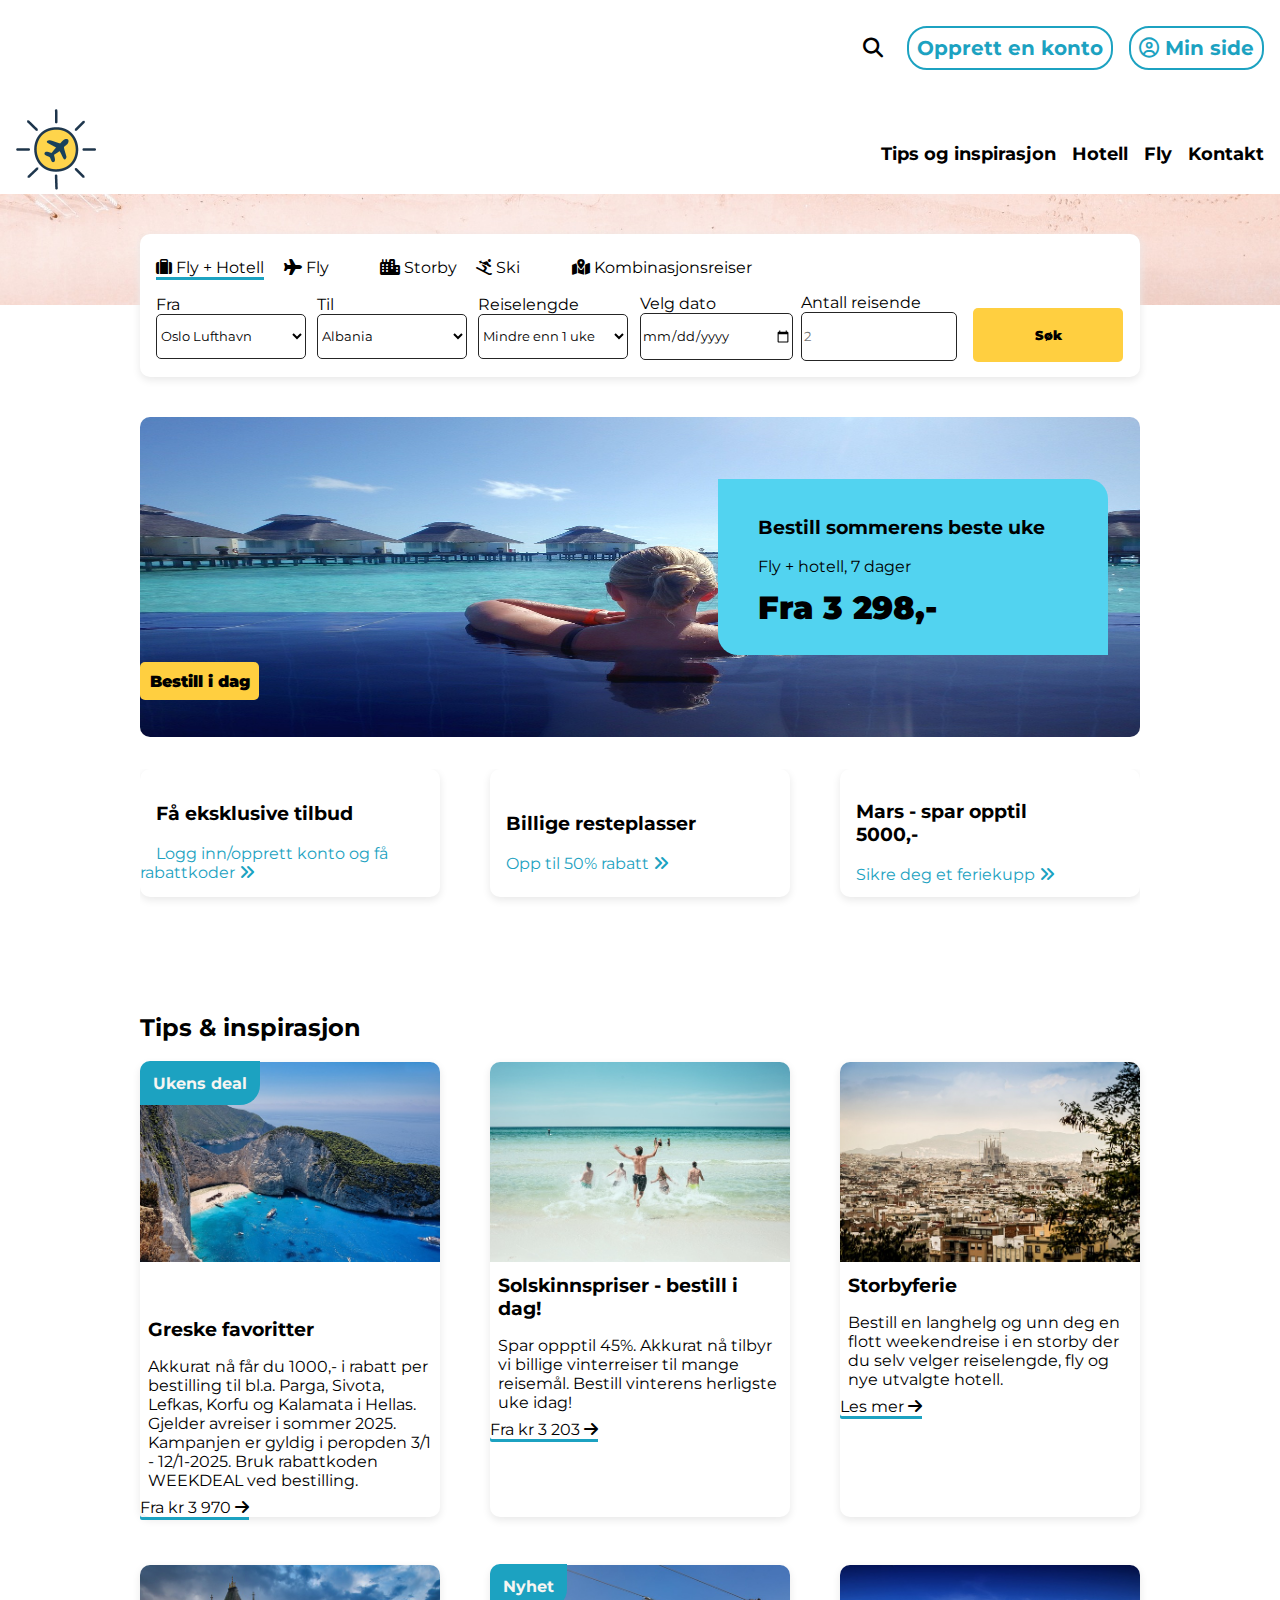
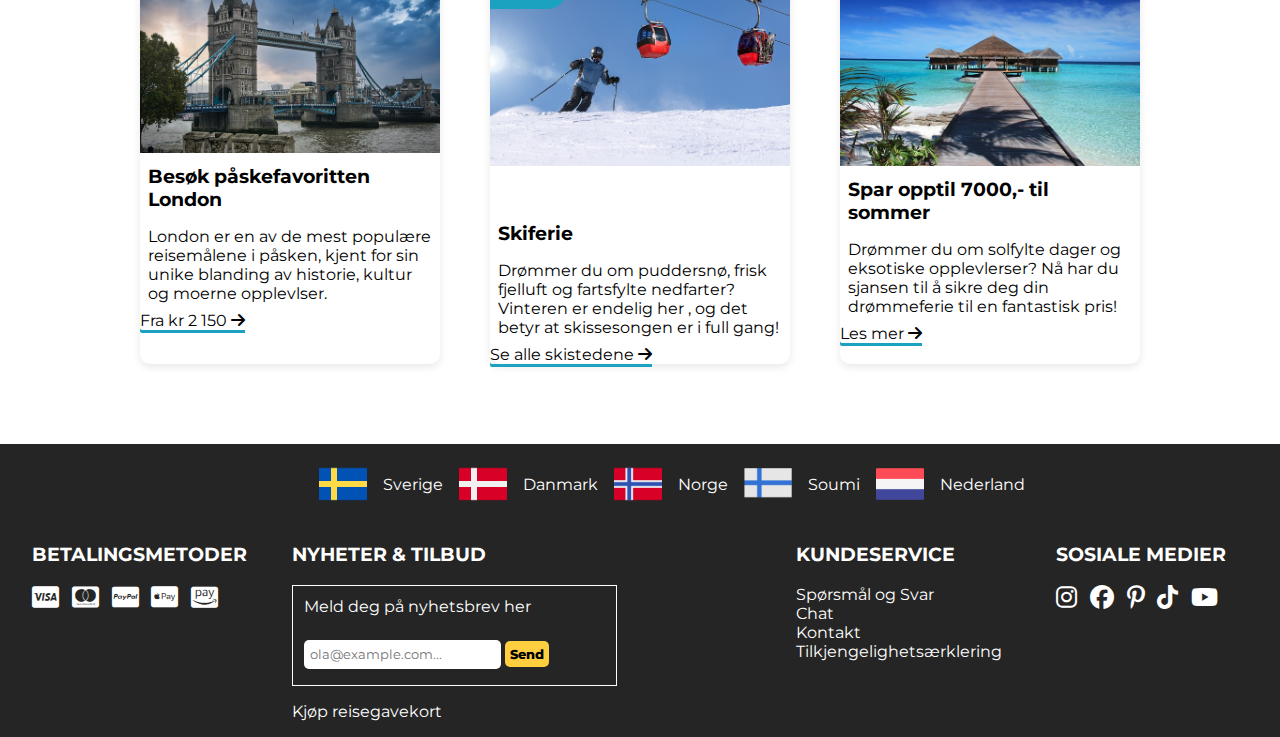
<file: index.html>
<!Doctype html>
<html lang="nb">
<head>
    <meta charset="UTF-8">
    <meta name="viewport" content="width=device-width, initial-scale=1.0">
    <link rel="stylesheet" href="ikoner/css/solid.css">
    <link rel="stylesheet" href="ikoner/css/regular.css">
    <link rel="stylesheet" href="ikoner/css/fontawesome.css">
    <link rel="stylesheet" href="ikoner/css/brands.css">
    <link rel="stylesheet" href="css/style.css" type="text/css">
    <link rel="preconnect" href="https://fonts.googleapis.com">
    <link rel="preconnect" href="https://fonts.gstatic.com" crossorigin>
    <link href="https://fonts.googleapis.com/css2?family=Montserrat:ital,wght@0,100..900;1,100..900&display=swap" rel="stylesheet">
    
    <title>Reisebyrå</title>
</head>

<body>
    <header id="global_header">
        
        
        <nav>
            <section id="show_desktop">
                <ul>
                    <li><a id="magnifying_glass" href="order.html"><i  class="fa-solid fa-magnifying-glass"></i></a></li>
                    <li><a href="hotell.html">Opprett en konto</a></li> 
                    <li><a href="order.html"><i class="fa-regular fa-circle-user"></i> Min side</a></li>
                    
                </ul>
            </section>
            
            
            <section>
                <a href="index.html"><img src="bilder/fav.png" alt="logo bilde av en sol og et fly"></a>
                <ul id="tips_hotell_fly">
                    <li><a href="index.html#tips_og_inspirasjon">Tips og inspirasjon</a></li>
                    <li><a href="hotell.html">Hotell</a></li>
                    <li><a href="https://www.norwegian.no/">Fly</a></li>
                    <li><a href="#kundeservice">Kontakt</a></li>
                </ul>
            </section>
            
            
          
            <section id="show_mobile">
                <ul>
                    <li><a href="order.html"><i class="fa-solid fa-magnifying-glass"></i></a></li>
                    <li><a href="order.html"><i class="fa-regular fa-circle-user"></i></a></li>
                    <li><a href="hotell.html"><i class="fa-solid fa-bars"></i></a></li> 
                </ul>
            </section>

            

            
           
    
        </nav>






    </header>
    
    
    <main id="forside">
        
            <header>
                <section id="banner">
                </section>
                

                <section id="search_form">
                    <div class="scroll-container">
                        <ul>
                            <li id="fly_og_hotell">
                                <a href="#searc_form"><i class="fa-solid fa-suitcase"></i> Fly + Hotell </a>
                            </li>
                            
                            <li >
                                <a 
                                    href="https://www.norwegian.no/" target="_blank">
                                    <i class="fa-solid fa-plane">
                                    </i> Fly
                                </a>
                            </li>
                        
                           

                            <li>
                                <a href="#storby"><i class="fa-solid fa-city"></i> Storby</a>
                            </li>

                            <li>
                                <a href="#ski"><i class="fa-solid fa-skiing"></i> Ski</a>
                            </li>
                            
                            <li id="kombinasjonsreiser">
                                <a href="#"><i class="fa-solid fa-map-location-dot"></i> Kombinasjonsreiser</a>
                            </li>
                            
                        </ul>
                    </div>
                    <form action="#" method ="GET">
                        
                        <ul>
                            <li><label for="reise_fra">Fra</label></li>
                            <li> 
                                <select name="reise_fra" id="reise_fra">
                                    <option value="OSL">Oslo Lufthavn</option>
                                    <option value="TRF">Torp Sandefjord Lufthavn</option>
                                    <option value="BGO">Bergen Lufthavn</option>
                                    <option value="ALF">Alta Lufthavn</option>
                                </select>
                            </li>
                        </ul>
                        
                        
                       
                        
                       
                        
                        
                        <ul>
                            <li> <label for="reise_til">Til</label></li>
                            <li>
                                <select id="reise_til">
                                    <option value="albania">Albania</option>
                                    <option value="denmark">Danmark</option>
                                    <option value="finland">Finland</option>
                                    <option value="greece">Hellas</option>
                                </select>
                            </li>
                        </ul>
                        
                        <ul id="duration_list">
                            <li><label for="reiselengde">Reiselengde</label></li>
                            <li>
                                <select id="reiselengde">
                                    <option value="under 1">Mindre enn 1 uke</option>
                                    <option value="1">1 Uke</option>
                                    <option value="2">2 Uker</option>
                                    <option value="mer enn 2">Mer enn 2 uker</option>
                                </select>
                            </li>
                        </ul>
                        
                        <ul id="date_list">
                            <li><label for="dato">Velg dato</label></li>
                            <li><input type="date" id="dato" name="dato"></li>
                        </ul>
                        
                        <ul>
                            <li><label for="antall_reisende">Antall reisende</label></li>
                            <li><input type="number" id="antall_reisende" name="antall_reisende" min="1" max="10" placeholder="2"></li>
                        </ul>
                        
                        
                        
                                
                        
                        
                        
                        
                        
                        
                       
                      
                       
        
                        
                        <button aria-label="søk på reise" type="submit" id ="sok">Søk</button>
                        
        
                    </form>
                </section>

                



            </header>
            <div class="content-container">  
            
            
            
            
            
            <section id="kampanje">
            
                

            <ul>
                    <li><h3>Bestill sommerens beste uke</h3></li>
                    <li id="kampanje_tilbu">Fly + hotell, 7 dager</li>
                    <li id="kampanje_pris">Fra 3 298,-</li>
            </ul>
            
            <a href="order.html">Bestill i dag</a>
            </section>
            
            
            <section id="tilbud">
                <div class=scroll-container>
                        
                        <article >
                            <h3>
                                Få eksklusive tilbud
                            </h3>
                            <a href="order.html">Logg inn/opprett konto og få rabattkoder <i class="fas fa-angle-double-right"></i></a>
                        </article>

                        <article >
                            <h3>
                                Billige resteplasser
                            </h3>
                            <a href="order.html">Opp til 50% rabatt <i class="fas fa-angle-double-right"></i></a>
                        </article>


                        <article >
                            <h3>
                                Mars - spar opptil 5000,-
                            </h3>
                            <a href="order.html">Sikre deg et feriekupp <i class="fas fa-angle-double-right"></i></a>
                        </article>
                </div>
            </section>
            
            
            
            
            <section id="tips_og_inspirasjon">
                <h2>Tips & inspirasjon</h2>
                <article>
                    
                    <img src="bilder/beach-6514331_640.jpg" alt="bilde av strand i hellas">
                    <h4>Ukens deal</h4>
                    <h3>Greske favoritter</h3>
                    <p>Akkurat nå får du 1000,- i rabatt per bestilling til bl.a. Parga, Sivota, Lefkas, Korfu og Kalamata i Hellas. Gjelder avreiser i sommer 2025. Kampanjen er gyldig i peropden 3/1 - 12/1-2025. Bruk rabattkoden WEEKDEAL ved bestilling.</p>
                    <a href="order.html">Fra kr 3 970 <i class="fa-solid fa-arrow-right"></i></a>

                </article>

                <article>
                    <img src="bilder/beach-1836467_640.jpg" alt="bilde av en strand med personer som løper ut i vannet">
                    <h3>Solskinnspriser - bestill i dag!</h3>
                    <p>Spar oppptil 45%. Akkurat nå tilbyr vi billige vinterreiser til mange reisemål. Bestill vinterens herligste uke idag!</p>
                    <a href="order.html">Fra kr 3 203 <i class="fa-solid fa-arrow-right"></i></a>
                </article>

                
                <article id="storby">
                    <img src="bilder/cathedral-427997_640.jpg" alt="bilde av barcelona med sagrada família kirken i bakgrunn">
                    <h3>Storbyferie</h3>
                    <p>Bestill en langhelg og unn deg en flott weekendreise i en storby der du selv velger reiselengde, fly og nye utvalgte hotell.</p>
                    <a href="order.html">Les mer <i class="fa-solid fa-arrow-right"></i></a>
                </article>
                
                <article>
                    <img src="bilder/building-7014904_640.jpg" alt="bilde av london bridge">
                    <h3>Besøk påskefavoritten London</h3>
                    <p>London er en av de mest populære reisemålene i påsken, kjent for sin unike blanding av historie, kultur og moerne opplevlser.</p>
                    <a href="order.html">Fra kr 2 150 <i class="fa-solid fa-arrow-right"></i></a>
                </article>


                <article id="ski">
                    
                    <img src="bilder/ski-slope-3223709_640.jpg" alt="bilde av person som kjører slalom med skiheiser i bakgrunnen">
                    <h4>Nyhet</h4>
                    <h3>Skiferie</h3>
                    <p>Drømmer du om puddersnø, frisk fjelluft og fartsfylte nedfarter? Vinteren er endelig her , og det betyr at skissesongen er i full gang!</p>
                    <a href="order.html">Se alle skistedene <i class="fa-solid fa-arrow-right"></i> </a>
                </article>


                <article>
                    <img src="bilder/beach-666122_640.jpg" alt="">
                    <h3>Spar opptil 7000,- til sommer</h3>
                    <p>Drømmer du om solfylte dager og eksotiske opplevlerser? Nå har du sjansen til å sikre deg din drømmeferie til en fantastisk pris!</p>
                    <a href="order.html">Les mer <i class="fa-solid fa-arrow-right"></i></a>
                </article>





            </section>
        </div>
    </main>
    
    <footer>
       
        <section class="flagg">
            <ul>
                <li><img src="flagg/sweden.png" alt="svensk flagg"></li>
                <li>Sverige</li>
                <li><img src="flagg/denmark.png" alt="dansk flagg"></li>
                <li>Danmark</li>
                <li><img src="flagg/norway.png" alt="norsk flagg"></li>
                <li>Norge</li>
                <li><img src="flagg/material.png" alt="finsk flagg"></li>
                <li><span lang="fi">Soumi</span></li>
                <li><img src="flagg/netherlands.png" alt="nederlandsk flagg"></li>
                <li>Nederland</li>

            </ul>
            
        </section>


        <section id="betalingsmetoder">
            <h3>BETALINGSMETODER</h3>
            <ul>
                <li><i class="fa-brands fa-cc-visa"></i></li>
                <li><i class="fa-brands fa-cc-mastercard"></i></li>
                <li><i class="fa-brands fa-cc-paypal"></i></li>
                <li><i class="fa-brands fa-cc-apple-pay"></i></li>
                <li><i class="fa-brands fa-cc-amazon-pay"></i></li>
                
                
            </ul>
        </section>



        <section id="nyheter_og_tilbud">
            <h3>NYHETER & TILBUD</h3>
            
            
                
                
                <form action="#" method="post">
                    <label for="email">Meld deg på nyhetsbrev her</label>
                    <input type="email" id="email" name="email" placeholder="ola@example.com..." required>
                    <button type="submit">Send</button>

                </form>

                <a href="#">Kjøp reisegavekort</a>

            
            <ul>
                
                
            </ul>
        </section>

        <section id="kundeservice">
            <h3>KUNDESERVICE</h3>
            <ul>
                <li><a href="#">Spørsmål og Svar</a></li>
                <li><a href="#">Chat</a></li>
                <li><a href="#">Kontakt</a></li>
                <li><a href="tilgjegelighetserklæring.xlsx">Tilkjengelighetsærklering</a></li>
            </ul>
        </section>

        <section id="sosiale_medier">
            <h3>SOSIALE MEDIER</h3>
            <ul>
                
                
                <li><a href="https://www.facebook.com" target="_blank"><i  class="fa-brands fa-instagram" aria-label="Dette er en lenke til vår facebook-side"> </i></a></li>
                <li><a href="https://www.instagram.com/" target="_blank"><i  class="fa-brands fa-facebook" aria-label="Dette er en lenke til vår instagram-side"></i></a></li>
                <li><a href="https://www.pinterest.com" target="_blank"><i  class="fa-brands fa-pinterest-p" aria-label="Dette er en lenke til vår pinterest-side"></i></a></li>
                <li><a href="https://www.tiktok.com" target="_blank"><i  class="fa-brands fa-tiktok" aria-label="Dette er en lenke til vår tiktok-side"></i></a></li>
                <li><a href="https://www.youtube.com" target="_blank"><i  class="fa-brands fa-youtube" aria-label="Dette er en lenke til vår youtube-side"></i></a></li>
                
            </ul>
        </section>

    </footer>
</body>

</html>
</file>
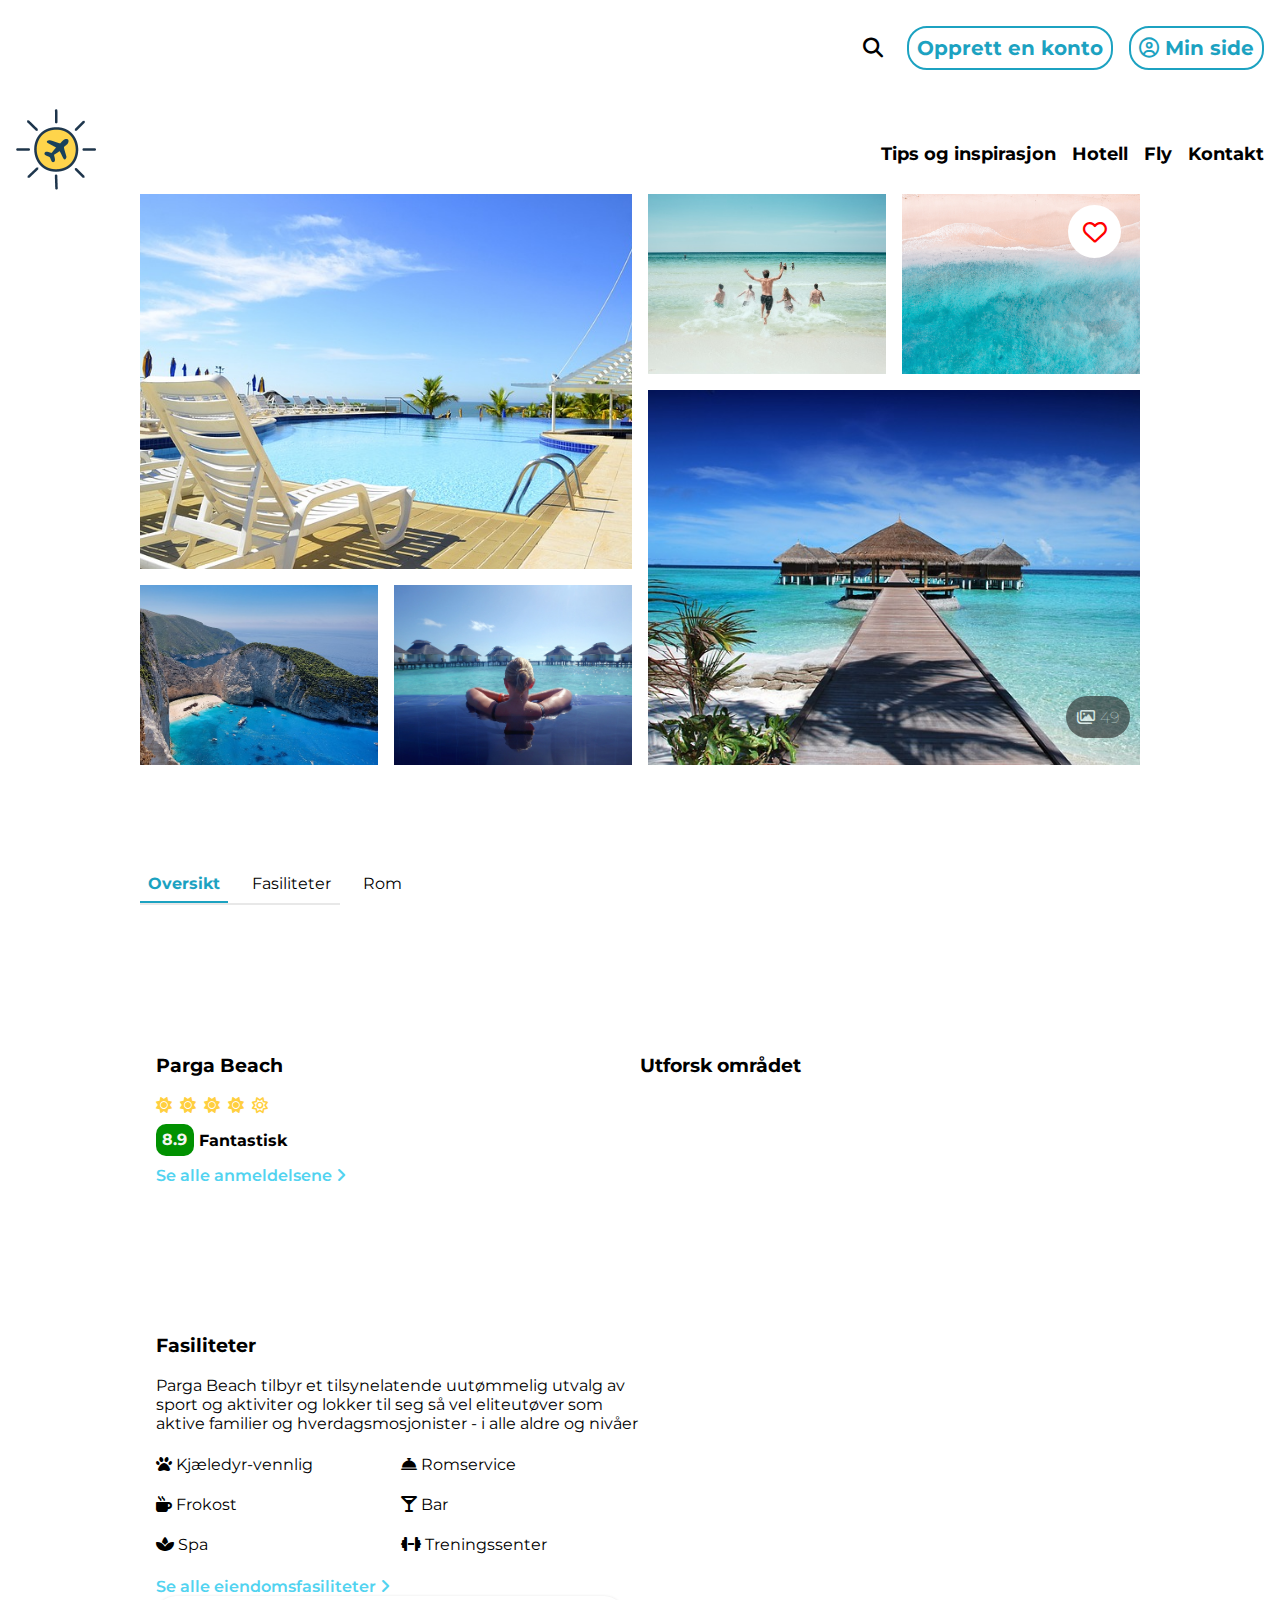
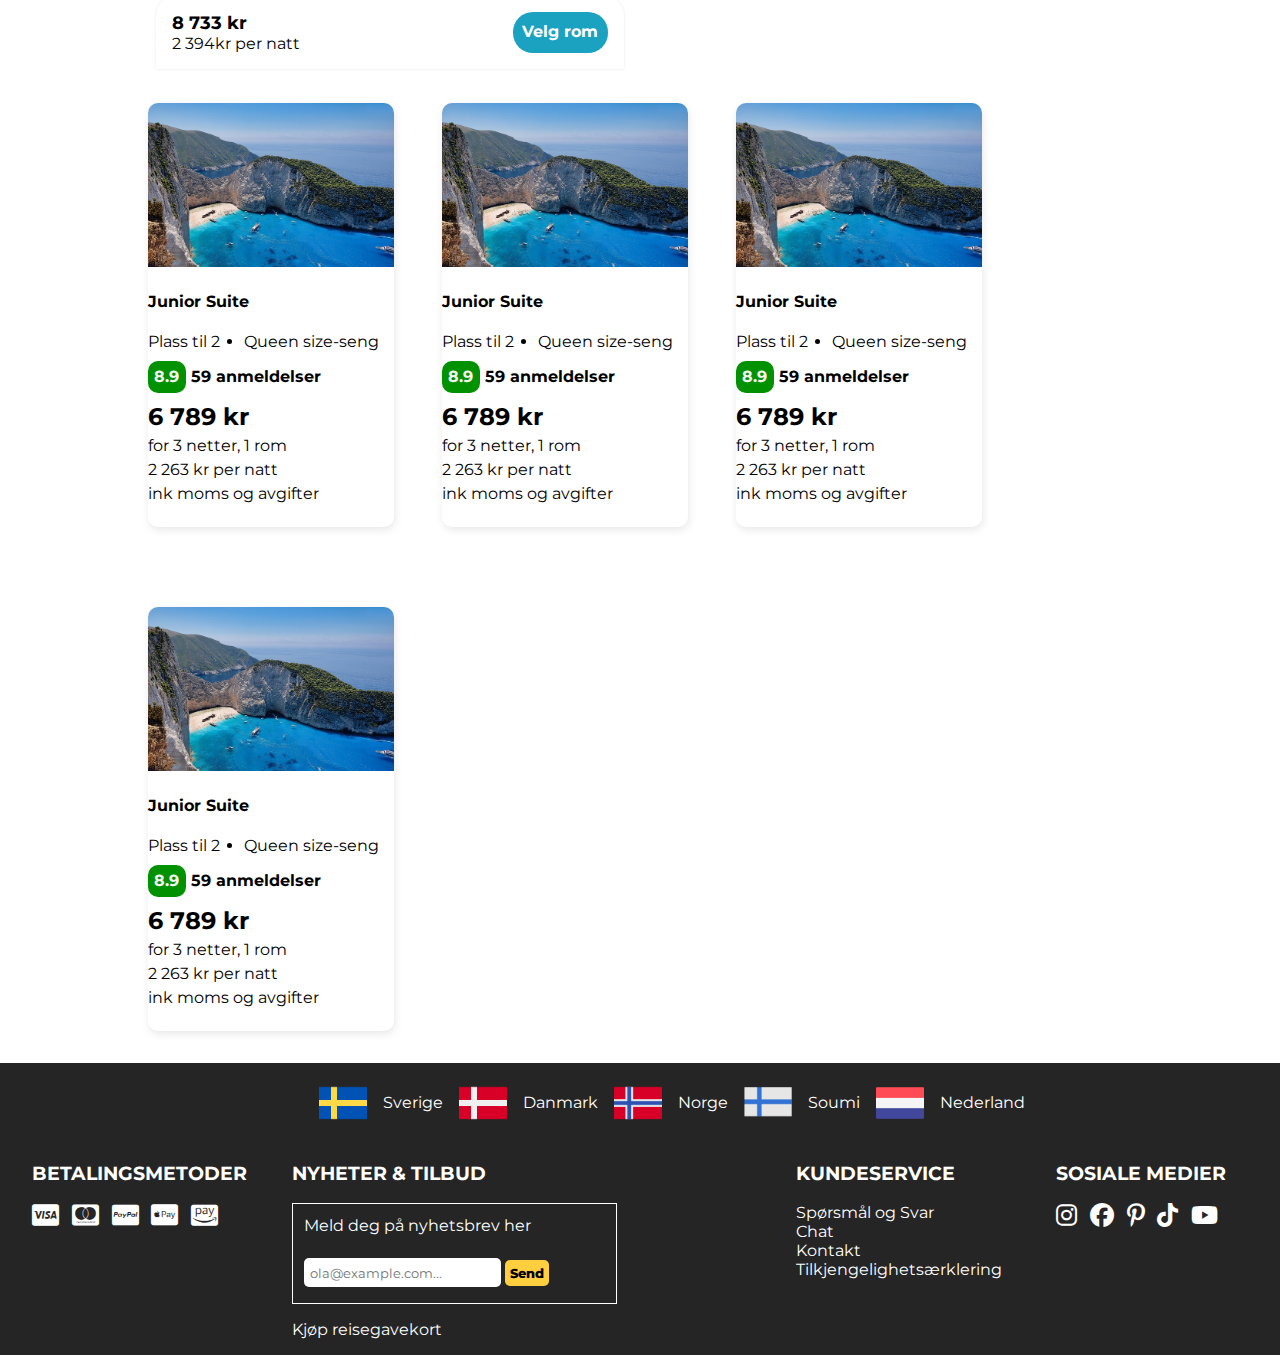
<file: hotell.html>
<!Doctype html>
<html lang="nb">
<head>
    <meta charset="UTF-8">
    <meta name="viewport" content="width=device-width, initial-scale=1.0">
    <link rel="stylesheet" href="ikoner/css/solid.css">
    <link rel="stylesheet" href="ikoner/css/regular.css">
    <link rel="stylesheet" href="ikoner/css/fontawesome.css">
    <link rel="stylesheet" href="ikoner/css/brands.css">
    <link rel="stylesheet" href="css/style.css" type="text/css">
    <link rel="preconnect" href="https://fonts.gstatic.com" crossorigin>
    <link href="https://fonts.googleapis.com/css2?family=Montserrat:ital,wght@0,100..900;1,100..900&display=swap" rel="stylesheet">
    <title>Reisebyrå</title>
</head>

<body>
    <header id="global_header">
        
        
        <nav>
            <section id="show_desktop">
                <ul>
                    <li><a id="magnifying_glass" href="order.html"><i  class="fa-solid fa-magnifying-glass"></i></a></li>
                    <li><a href="hotell.html">Opprett en konto</a></li> 
                    <li><a href="order.html"><i class="fa-regular fa-circle-user"></i> Min side</a></li>
                    
                </ul>
            </section>
            
            
            <section>
                <a href="index.html"><img src="bilder/fav.png" alt="logo bilde av en sol og et fly"></a>
                <ul id="tips_hotell_fly">
                    <li><a href="index.html#tips_og_inspirasjon">Tips og inspirasjon</a></li>
                    <li><a href="hotell.html">Hotell</a></li>
                    <li><a href="https://www.norwegian.no/">Fly</a></li>
                    <li><a href="#kundeservice">Kontakt</a></li>
                </ul>
            </section>
            
            
          
            <section id="show_mobile">
                <ul>
                    <li><a href="order.html"><i class="fa-solid fa-magnifying-glass"></i></a></li>
                    <li><a href="order.html"><i class="fa-regular fa-circle-user"></i></a></li>
                    <li><a href="hotell.html"><i class="fa-solid fa-bars"></i></a></li> 
                </ul>
            </section>

            

            
           
    
        </nav>






    </header>
    
    <main id="hotell">
        <div class="content-container">
            <header>
                <section id="hotell_bilder">
                    <div class="scroll-container">
                            
                        <img id="solseng" src="bilder/landscape-2016308_640.jpg" alt="En solseng på en terasse med utsikt over et baseng og havet">
                        <img id="strand_løping" src="bilder/beach-1836467_640.jpg" alt="En strand med personer som løper ut i vannet">
                        <img id="strand" src="bilder/sea-4768869_1920.jpg" alt="En strand med turkist vann">
                        <img id="hytter" src="bilder/beach-666122_640.jpg" alt="bilde av tropisk brygge som leder til hytter omgitt av turkist vann">
                        <img id="bukt" src="bilder/beach-6514331_640.jpg" alt="Bilde av en bukt med klipper, strand, lyseblått hav og båter i nærheten av stranden">
                        <img id="basseng" src="bilder/holiday-2733322_1280.jpg" alt="En person med oppsatt hår i et basseng, med utsikt over turkist vann og hytter i bakgrunden">

                        
                    </div>
                    
                    <i id ="arrow_left" class="fa-solid fa-angle-left"></i>
                    <i id="arrow_right" class="fa-solid fa-angle-right"></i>
                    <i id="heart" class="fa-regular fa-heart"></i>
                    <ul>
                        <li><i class="fa-regular fa-images"></i></li>
                        <li>49</li> 
                    </ul>
                </section>

                <nav>
                    <ul>
                        <li id="oversikt_lenke"><a href="#oversikt">Oversikt</a></li>   
                    
                        <li><a href="#fasiliteter">Fasiliteter</a></li> 
                    
                    <li> <a href="#rom">Rom</a></li>   
                    </ul>
                </nav>
        
            
        </header>


        <section id="oversikt">
            

            <h3>Parga Beach</h3>

            <ul id="rating_oversikt">
                <li><i class="fa-solid fa-sun"></i></li>
                <li><i class="fa-solid fa-sun"></i></li>
                <li><i class="fa-solid fa-sun"></i></li>
                <li><i class="fa-solid fa-sun"></i></li>
                <li><i class="fa-regular fa-sun"></i></li> 
            </ul>

           <p><i class="score">8.9</i> Fantastisk</p>

            <a>Se alle anmeldelsene <i class="fa-solid fa-angle-right"></i></a>
        </section >



        <section id="fasiliteter">
            <h3>Fasiliteter</h3>
            <p>Parga Beach tilbyr et tilsynelatende uutømmelig utvalg av sport og aktiviter og lokker til seg så vel eliteutøver som aktive familier og hverdagsmosjonister - i alle aldre og nivåer</p>
            <ul>
                <li><i class="fa-solid fa-paw"> </i> Kjæledyr-vennlig </li>
                <li> <i class="fa-solid fa-bell-concierge"> </i> Romservice</li>
                <li> <i class="fa-solid fa-mug-hot"></i> Frokost</li>
                <li> <i class="fa-solid fa-martini-glass"> </i> Bar</li>
                <li> <i class="fa-solid fa-spa"></i> Spa</li>
                <li> <i class="fa-solid fa-dumbbell"></i> Treningssenter</li>
                
            </ul>
            <a>Se alle eiendomsfasiliteter <i class="fa-solid fa-angle-right"></i></a>
        </section>
        
        



        <section id="kart">
            <h3>Utforsk området</h3>
            <iframe src="https://www.google.com/maps/embed?pb=!1m14!1m12!1m3!1d3671.042046937327!2d20.387923685156963!3d39.286375043829025!2m3!1f0!2f0!3f0!3m2!1i1024!2i768!4f13.1!5e0!3m2!1sno!2sno!4v1737551738067!5m2!1sno!2sno" 
            width="600" height="250" style="border:0;" allowfullscreen="" loading="lazy" referrerpolicy="no-referrer-when-downgrade" title="utforsk området rundt parga beach på google maps"></iframe>
        </section>



        <section id="tilgjengelige_rom">
            

            <article>
                  <img src="bilder/beach-6514331_640.jpg" alt="Bilde av en bukt med klipper, strand, lyseblått hav og båter i nærheten av stranden">
                    <h4>Junior Suite</h4>
                    
                    <ul class="rominfo">
                        <li class="rominfo_styling">Plass til 2 </li>
                        
                        <li>Queen size-seng</li>
                    </ul>

                    

                    <p> <i class="score">8.9</i> 59 anmeldelser</p>
                    
                    <ul class="prisinfo">
                        <li class="pris">6 789 kr</li>
                        <li>for 3 netter, 1 rom</li>
                        <li>2 263 kr per natt</li>
                        <li>ink moms og avgifter</li>
                    </ul>
                   
            
                </article>
                



                <article>
                    <img src="bilder/beach-6514331_640.jpg" alt="Bilde av en bukt med klipper, strand, lyseblått hav og båter i nærheten av stranden">
                      <h4>Junior Suite</h4>
                      
                      <ul class="rominfo">
                          <li class="rominfo_styling">Plass til 2 </li>
                          
                          <li>Queen size-seng</li>
                      </ul>
  
                      
  
                      <p> <i class="score">8.9</i> 59 anmeldelser</p>
                      
                      <ul class="prisinfo">
                          <li class="pris">6 789 kr</li>
                          <li>for 3 netter, 1 rom</li>
                          <li>2 263 kr per natt</li>
                          <li>ink moms og avgifter</li>
                      </ul>
                     
              
                  </article>



                  <article>
                    <img src="bilder/beach-6514331_640.jpg" alt="Bilde av en bukt med klipper, strand, lyseblått hav og båter i nærheten av stranden">
                      <h4>Junior Suite</h4>
                      
                      <ul class="rominfo">
                          <li class="rominfo_styling">Plass til 2 </li>
                          
                          <li>Queen size-seng</li>
                      </ul>
  
                      
  
                      <p> <i class="score">8.9</i> 59 anmeldelser</p>
                      
                      <ul class="prisinfo">
                          <li class="pris">6 789 kr</li>
                          <li>for 3 netter, 1 rom</li>
                          <li>2 263 kr per natt</li>
                          <li>ink moms og avgifter</li>
                      </ul>
                     
              
                  </article>





                  <article>
                    <img src="bilder/beach-6514331_640.jpg" alt="Bilde av en bukt med klipper, strand, lyseblått hav og båter i nærheten av stranden">
                      <h4>Junior Suite</h4>
                      
                      <ul class="rominfo">
                          <li class="rominfo_styling">Plass til 2 </li>
                          
                          <li>Queen size-seng</li>
                      </ul>
  
                      
  
                      <p> <i class="score">8.9</i> 59 anmeldelser</p>
                      
                      <ul class="prisinfo">
                          <li class="pris">6 789 kr</li>
                          <li>for 3 netter, 1 rom</li>
                          <li>2 263 kr per natt</li>
                          <li>ink moms og avgifter</li>
                      </ul>
                     
              
                  </article>


                  

                




        </section>





        <section id="velg_rom">
            <ul>
                <li id="velg_rom_pris">8 733 kr</li>
                <li>2 394kr per natt</li>
            </ul>
            
            <p>Velg rom</p>
        </section>














        </div>
    </main>
    <footer>
       
        <section class="flagg">
            <ul>
                <li><img src="flagg/sweden.png" alt="svensk flagg"></li>
                <li>Sverige</li>
                <li><img src="flagg/denmark.png" alt="dansk flagg"></li>
                <li>Danmark</li>
                <li><img src="flagg/norway.png" alt="norsk flagg"></li>
                <li>Norge</li>
                <li><img src="flagg/material.png" alt="finsk flagg"></li>
                <li><span lang="fi">Soumi</span></li>
                <li><img src="flagg/netherlands.png" alt="nederlandsk flagg"></li>
                <li>Nederland</li>

            </ul>
            
        </section>


        <section id="betalingsmetoder">
            <h3>BETALINGSMETODER</h3>
            <ul>
                <li><i class="fa-brands fa-cc-visa"></i></li>
                <li><i class="fa-brands fa-cc-mastercard"></i></li>
                <li><i class="fa-brands fa-cc-paypal"></i></li>
                <li><i class="fa-brands fa-cc-apple-pay"></i></li>
                <li><i class="fa-brands fa-cc-amazon-pay"></i></li>
                
                
            </ul>
        </section>



        <section id="nyheter_og_tilbud">
            <h3>NYHETER & TILBUD</h3>
            
            
                
                
                <form action="#" method="post">
                    <label for="email">Meld deg på nyhetsbrev her</label>
                    <input type="email" id="email" name="email" placeholder="ola@example.com..." required>
                    <button type="submit">Send</button>

                </form>

                <a href="#">Kjøp reisegavekort</a>

            
            <ul>
                
                
            </ul>
        </section>

        <section id="kundeservice">
            <h3>KUNDESERVICE</h3>
            <ul>
                <li><a href="#">Spørsmål og Svar</a></li>
                <li><a href="#">Chat</a></li>
                <li><a href="#">Kontakt</a></li>
                <li><a href="tilgjegelighetserklæring.xlsx">Tilkjengelighetsærklering</a></li>
            </ul>
        </section>

        <section id="sosiale_medier">
            <h3>SOSIALE MEDIER</h3>
            <ul>
                
                
                <li><a href="https://www.facebook.com" target="_blank"><i  class="fa-brands fa-instagram" aria-label="Dette er en lenke til vår facebook-side"> </i></a></li>
                <li><a href="https://www.instagram.com/" target="_blank"><i  class="fa-brands fa-facebook" aria-label="Dette er en lenke til vår instagram-side"></i></a></li>
                <li><a href="https://www.pinterest.com" target="_blank"><i  class="fa-brands fa-pinterest-p" aria-label="Dette er en lenke til vår pinterest-side"></i></a></li>
                <li><a href="https://www.tiktok.com" target="_blank"><i  class="fa-brands fa-tiktok" aria-label="Dette er en lenke til vår tiktok-side"></i></a></li>
                <li><a href="https://www.youtube.com" target="_blank"><i  class="fa-brands fa-youtube" aria-label="Dette er en lenke til vår youtube-side"></i></a></li>
                
            </ul>
        </section>

    </footer>
</body>

</html>
</file>
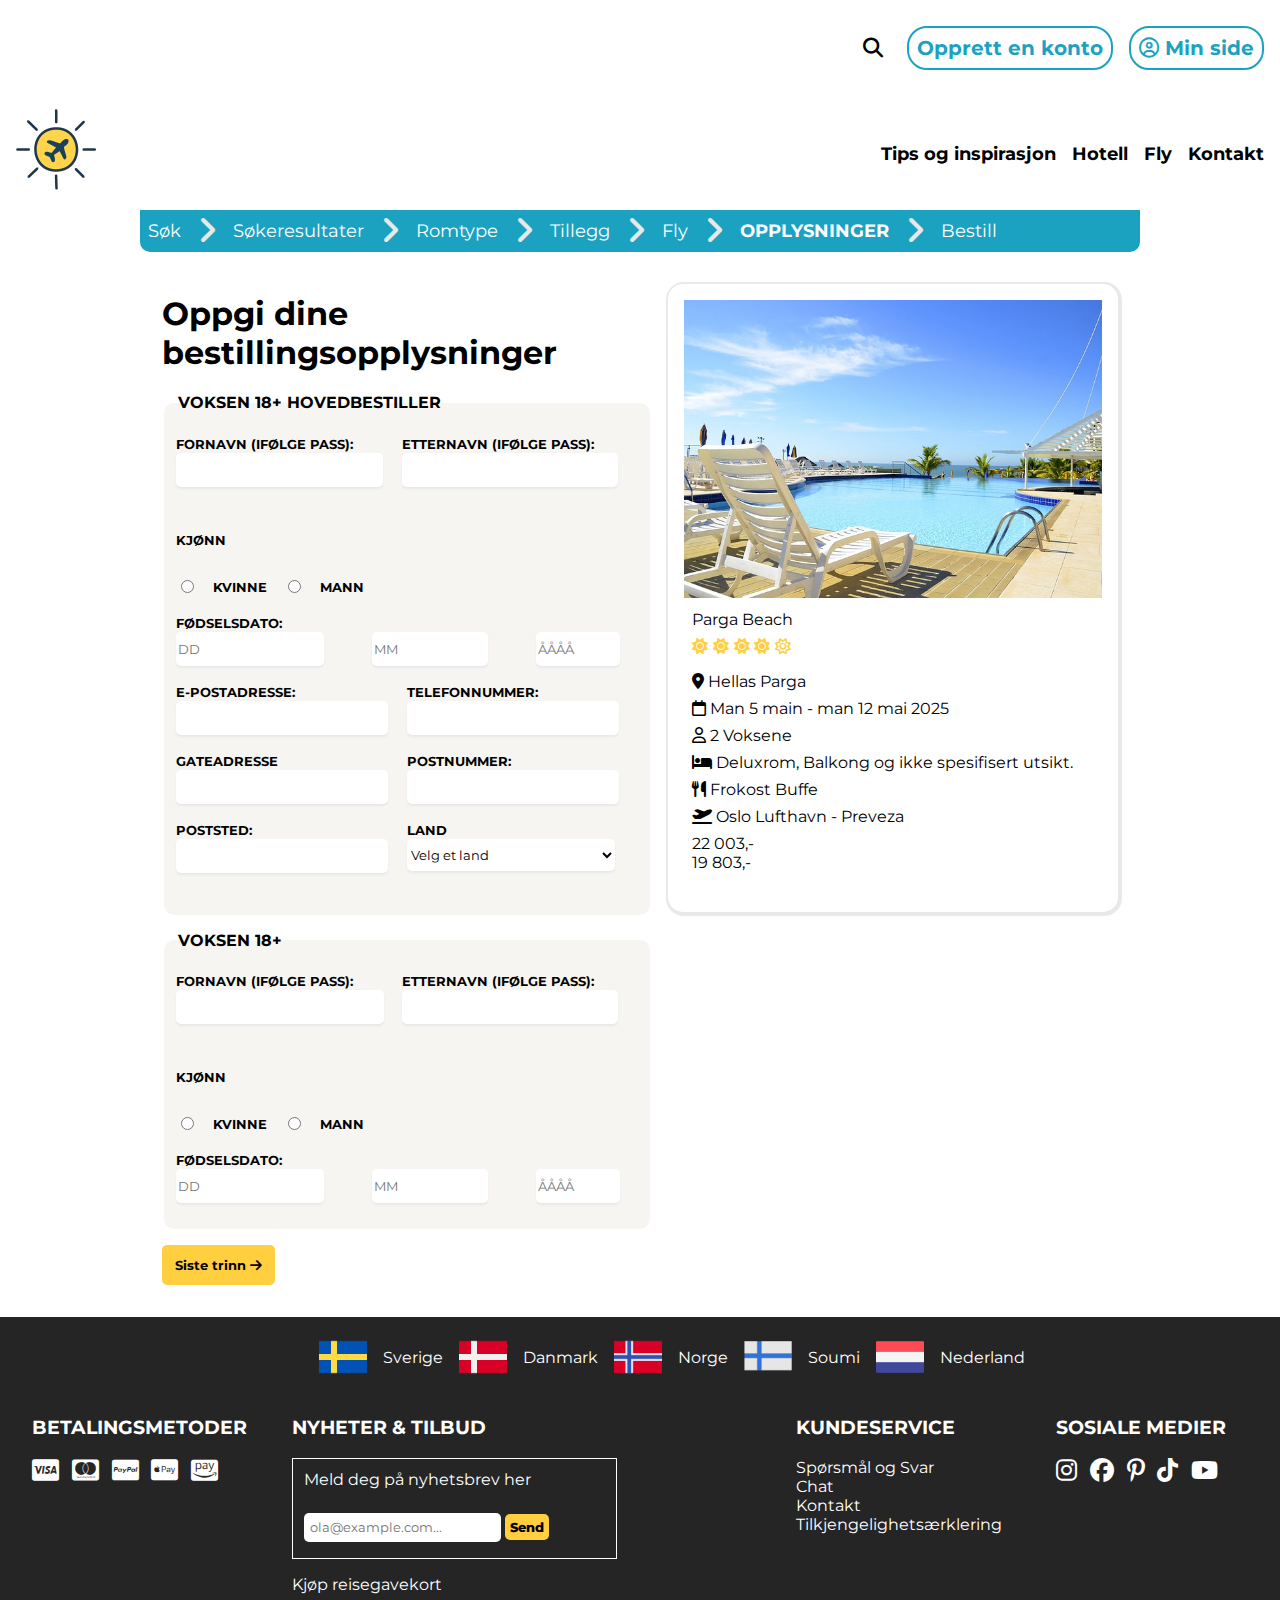
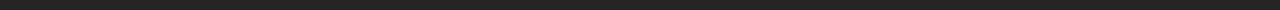
<file: order.html>
<!Doctype html>
<html lang="nb">
<head>
    <meta charset="UTF-8">
    <meta name="viewport" content="width=device-width, initial-scale=1.0">
    <link rel="stylesheet" href="ikoner/css/solid.css">
    <link rel="stylesheet" href="ikoner/css/regular.css">
    <link rel="stylesheet" href="ikoner/css/fontawesome.css">
    <link rel="stylesheet" href="ikoner/css/brands.css">
    <link rel="stylesheet" href="css/style.css" type="text/css">
    <link rel="preconnect" href="https://fonts.gstatic.com" crossorigin>
    <link href="https://fonts.googleapis.com/css2?family=Montserrat:ital,wght@0,100..900;1,100..900&display=swap" rel="stylesheet">
    <title>Reisebyrå</title>
</head>

<body>
    <header id="global_header">
        
        
        <nav>
            <section id="show_desktop">
                <ul>
                    <li><a id="magnifying_glass" href="order.html"><i  class="fa-solid fa-magnifying-glass"></i></a></li>
                    <li><a href="hotell.html">Opprett en konto</a></li> 
                    <li><a href="order.html"><i class="fa-regular fa-circle-user"></i> Min side</a></li>
                    
                </ul>
            </section>
            
            
            <section>
                <a href="index.html"><img src="bilder/fav.png" alt="logo bilde av en sol og et fly"></a>
                <ul id="tips_hotell_fly">
                    <li><a href="index.html#tips_og_inspirasjon">Tips og inspirasjon</a></li>
                    <li><a href="hotell.html">Hotell</a></li>
                    <li><a href="https://www.norwegian.no/">Fly</a></li>
                    <li><a href="#kundeservice">Kontakt</a></li>
                </ul>
            </section>
            
            
          
            <section id="show_mobile">
                <ul>
                    <li><a href="order.html"><i class="fa-solid fa-magnifying-glass"></i></a></li>
                    <li><a href="order.html"><i class="fa-regular fa-circle-user"></i></a></li>
                    <li><a href="hotell.html"><i class="fa-solid fa-bars"></i></a></li> 
                </ul>
            </section>

            

            
           
    
        </nav>






    </header>
     
        <main id="order">
            <div class="content-container">
                <nav>
                <div class="scroll-container">
                    <ul>
                            <li><a href="index.html#search_form">Søk</a></li>
                            
                            <li><i class="fa-solid fa-angle-right"></i></li>
                            
                            <li><a href="hotell.html">Søkeresultater</a></li>

                            <li><i class="fa-solid fa-angle-right"></i></li>
                            
                            <li><a href="hotell.html#tilgjengelige_rom">Romtype</a></li>
                            
                            <li><i class="fa-solid fa-angle-right"></i></li>

                            <li><a href="#">Tillegg</a></li>

                            <li><i class="fa-solid fa-angle-right"></i></li>
                            
                            <li><a href=" https://www.norwegian.no/">Fly</a></li>
                            
                            <li><i class="fa-solid fa-angle-right"></i></li>
                            
                            <li><a id="opplysninger" href="order.html">OPPLYSNINGER</a></li>
                            
                            <li><i class="fa-solid fa-angle-right"></i></li>
                            
                            <li> <a href="#send_inn">Bestill</a></li>
                    </ul>
                </div>
                
                
                
                    
                    
                
                

                </nav>
            
                <section id="valg">
                    <article id="valg_desktop">
                            
                        <img src="bilder/landscape-2016308_640.jpg" alt="bilde av en solseng på en terasse med utsikt over et baseng og havet">
                        
                        <ul class="valg_info">
                            
                            <li>Parga Beach</li>
                            <li>
                                <ul class="valg_rating">
                                    
                                    <li><i class="fa-solid fa-sun"></i></li>
                                    <li><i class="fa-solid fa-sun"></i></li>
                                    <li><i class="fa-solid fa-sun"></i></li>
                                    <li><i class="fa-solid fa-sun"></i></li>
                                    <li><i class="fa-regular fa-sun"></i></li>
                                
                                    
                                </ul>
                            </li>
                            <li><i class="fa-solid fa-location-dot"></i> Hellas Parga</li>
                            <li><i class="fa-regular fa-calendar"></i> Man 5 main - man 12 mai 2025</li>
                            <li><i class="fa-regular fa-user"></i> 2 Voksene</li>
                            <li><i class="fa-solid fa-bed"></i> Deluxrom, Balkong og ikke spesifisert utsikt.</li>
                            <li><i class="fa-solid fa-utensils"></i> Frokost Buffe</li>
                            <li><i class="fa-solid fa-plane-departure"></i> Oslo Lufthavn - Preveza</li>
                        </ul>
                        
                        <ul class="valg_pris">
                            <li><span >22 003,-</span></li>
                            <li><span >19 803,-</span></li>
                        </ul>
                    
                    </article>
            

                    <details>
                        <summary><h2>Dine valg <i class="fa-solid fa-angle-right"></i></h2></summary>
                        <article>
                            
                            <img src="bilder/landscape-2016308_640.jpg" alt="bilde av en solseng på en terasse med utsikt over et baseng og havet">
                            
                            <ul class="valg_info">
                                <li><i class="fa-solid fa-location-dot"></i> Parga Beach</li>
                            
                                <li>
                                    <ul class="valg_rating">
                                        
                                        <li><i class="fa-solid fa-sun"></i></li>
                                        <li><i class="fa-solid fa-sun"></i></li>
                                        <li><i class="fa-solid fa-sun"></i></li>
                                        <li><i class="fa-solid fa-sun"></i></li>
                                        <li><i class="fa-regular fa-sun"></i></li>
                                    
                                        
                                    </ul>
                                </li>

                                <li><i class="fa-regular fa-calendar"></i> Man 5 main - man 12 mai 2025</li>
                                <li><i class="fa-regular fa-user"></i> 2 Voksene</li>
                                <li><i class="fa-solid fa-bed"></i> Deluxrom, Balkong og ikke spesifisert utsikt.</li>
                                <li><i class="fa-solid fa-utensils"></i> Frokost Buffe</li>
                                <li><i class="fa-solid fa-plane-departure"></i> Oslo Lufthavn - Preveza</li>
                            </ul>
                            
                            <ul class="valg_pris">
                                <li id="gammel_pris">22 003,-</li>
                                <li id="valg_ny_pris">19 803,-</li>
                            </ul>
                        
                        </article>
                    </details>
                </section >
                
                
                
                <section id="form_container">
                    
                    
                    <form>
                        <h1>Oppgi dine bestillingsopplysninger</h1>
                        <fieldset id="hovedbestiller">
                            <legend>VOKSEN 18+ HOVEDBESTILLER</legend>
                            <ul class="navn">
                                <li> 
                                    <label for="fornavn">FORNAVN (IFØLGE PASS):
                                    <input type="text" id="fornavn" name="fornavn" autocomplete="given-name" required></label>
                                </li>
                                
                                <li>
                                    <label for="etternavn">ETTERNAVN (IFØLGE PASS):</label>
                                    <input type="text" id="etternavn" name="etternavn"  autocomplete="family-name" required>
                                </li>
                                
                                
                                
                            </ul>
                            
                            <ul class="valg_av_kjonn">
                                <li class="full_bredde"><p>KJØNN</p></li>
                                <li><input type="radio" id="kvinne" name="kjonn" required></li>
                                <li><label for="kvinne">KVINNE</label></li>
                                <li><input type="radio" id="mann" name="kjonn"   required></li>
                                <li><label for="mann">MANN</label></li>
                            </ul>
                        
                
                            <ul class="bursdag">
                                <li>
                                    <label for="birth_date_p1">FØDSELSDATO:</label>
                                </li>
                                <li class="full_bredde">
                                    
                                    <input class ="birth_day" id="birth_date_p1" type="number" name="birth_date" placeholder="DD" min="1" max="31" autocomplete="bday-day" required >
                                    <input class ="birth_month" id="birth_month_p1" type="number" placeholder="MM" name="birth_month" min="1" max="12" aria-label="bursdags dato måned" autocomplete="bday-month"  required>
                                    <input  class ="birth_year" id="birth_year_p1" type="number" placeholder="ÅÅÅÅ" name="birth_year" min="1900" max="2007" aria-label="bursdags dato år" autocomplete="bday-year" required>
                                </li>
                                
                                
                                
                            </ul>

                            
                            <ul id="adresser">
                                <li> 
                                    <label for="e-post">E-POSTADRESSE:</label>
                                    <input id="e-post" name="e-post" type="text" autocomplete="email"  required>
                                </li>
                                
                                <li>
                                    <label for="telefonnummer">TELEFONNUMMER:</label>
                                    <input id="telefonnummer" name="telefonnummer" type="number" required>
                                </li>

                                <li>
                                    <label for="gateadresse">GATEADRESSE</label>
                                    <input id="gateadresse" type="text" required>
                                </li>
                                
                                <li>
                                    <label for="postnummer">POSTNUMMER:</label>
                                    <input id="postnummer" name="postnummer" type="number"  required>
                                </li>
                                
                                <li> 
                                    <label for="poststed">POSTSTED:</label>
                                    <input id="poststed" name="poststed" type="text"  required>
                                </li>
                                
                                <li> 
                                    <label for="land">LAND</label>
                                    <select id="land" required>
                                        <option value="">Velg et land</option>
                                        <option id="norway" value="norway">Norge</option>
                                        <option id="svreige" value="sweden">Sverige</option>
                                        <option id="danmark" value="denmark">Danmark</option>
                                        <option id="finland" value="finland">Finland|</option>
                                        <option id="nederland" value="netherlands">Netherlands</option>
                                    </select>
                                </li>
                                <li>
                                    
                                </li>
                            </ul>

                        
                        
                    

                        </fieldset>

                        




                        <fieldset id="person2">
                            <legend>VOKSEN 18+</legend>
                            <ul class="navn">
                                <li> 
                                    <label for="fornavn_p2">FORNAVN (IFØLGE PASS):</label>
                                    <input type="text" id="fornavn_p2" name="fornavn" autocomplete="given-name" required>
                                </li>
                                
                                
                                <li> 
                                    <label for="etternavn_p2">ETTERNAVN (IFØLGE PASS):</label>
                                    <input type="text" id="etternavn_p2" name="etternavn"  autocomplete="family-name" required>
                                </li>
                                
                                
                                
                            </ul>
                            
                            <ul class="valg_av_kjonn">
                                <li class="full_bredde"><p>KJØNN</p></li>
                                <li><input type="radio" id="kvinne_p2" name="kjonn_p2" required></li>
                                <li><label for="kvinne_p2">KVINNE</label></li>
                                <li><input type="radio" id="mann_p2" name="kjonn_p2" required></li>
                                <li><label for="mann_p2">MANN</label></li>
                            </ul>
                        
                
                            <ul class="bursdag">
                                <li ><label for="birth_date_p2">FØDSELSDATO:</label></li>
                                <li class="full_bredde">
                                    <input class="birth_day" id="birth_date_p2" type="number" name="birth_date_p2" placeholder="DD" min="1" max="31" required>
                                    <input class="birth_month" id="birth_month_p2" type="number" placeholder="MM" name="birth_month" min="1" max="12" aria-label="bursdags dato måned person 2"  required>
                                    <input class="birth_year" id="birth_year_p2" type="number" placeholder="ÅÅÅÅ" name="birth_year" min="1900" max="2007" aria-label="bursdags dato år person 2" required>
                                </li>
                            </ul>
                        </fieldset>

                        <button aria-label="send inn bestilling" type="submit" id ="send_inn" > Siste trinn <i class="fa-solid fa-arrow-right" ></i></button>
                    </form>

                
                </section>




            </div>
        </main>
    <footer>
       
        <section class="flagg">
            <ul>
                <li><img src="flagg/sweden.png" alt="svensk flagg"></li>
                <li>Sverige</li>
                <li><img src="flagg/denmark.png" alt="dansk flagg"></li>
                <li>Danmark</li>
                <li><img src="flagg/norway.png" alt="norsk flagg"></li>
                <li>Norge</li>
                <li><img src="flagg/material.png" alt="finsk flagg"></li>
                <li><span lang="fi">Soumi</span></li>
                <li><img src="flagg/netherlands.png" alt="nederlandsk flagg"></li>
                <li>Nederland</li>

            </ul>
            
        </section>


        <section id="betalingsmetoder">
            <h3>BETALINGSMETODER</h3>
            <ul>
                <li><i class="fa-brands fa-cc-visa"></i></li>
                <li><i class="fa-brands fa-cc-mastercard"></i></li>
                <li><i class="fa-brands fa-cc-paypal"></i></li>
                <li><i class="fa-brands fa-cc-apple-pay"></i></li>
                <li><i class="fa-brands fa-cc-amazon-pay"></i></li>
                
                
            </ul>
        </section>



        <section id="nyheter_og_tilbud">
            <h3>NYHETER & TILBUD</h3>
            
            
                
                
                <form action="#" method="post">
                    <label for="email">Meld deg på nyhetsbrev her</label>
                    <input type="email" id="email" name="email" placeholder="ola@example.com..." required>
                    <button type="submit">Send</button>

                </form>

                <a href="#">Kjøp reisegavekort</a>

            
            <ul>
                
                
            </ul>
        </section>

        <section id="kundeservice">
            <h3>KUNDESERVICE</h3>
            <ul>
                <li><a href="#">Spørsmål og Svar</a></li>
                <li><a href="#">Chat</a></li>
                <li><a href="#">Kontakt</a></li>
                <li><a href="tilgjegelighetserklæring.xlsx">Tilkjengelighetsærklering</a></li>
            </ul>
        </section>

        <section id="sosiale_medier">
            <h3>SOSIALE MEDIER</h3>
            <ul>
                
                
                <li><a href="https://www.facebook.com" target="_blank"><i  class="fa-brands fa-instagram" aria-label="Dette er en lenke til vår facebook-side"> </i></a></li>
                <li><a href="https://www.instagram.com/" target="_blank"><i  class="fa-brands fa-facebook" aria-label="Dette er en lenke til vår instagram-side"></i></a></li>
                <li><a href="https://www.pinterest.com" target="_blank"><i  class="fa-brands fa-pinterest-p" aria-label="Dette er en lenke til vår pinterest-side"></i></a></li>
                <li><a href="https://www.tiktok.com" target="_blank"><i  class="fa-brands fa-tiktok" aria-label="Dette er en lenke til vår tiktok-side"></i></a></li>
                <li><a href="https://www.youtube.com" target="_blank"><i  class="fa-brands fa-youtube" aria-label="Dette er en lenke til vår youtube-side"></i></a></li>
                
            </ul>
        </section>

    </footer>
</body>

</html>
</file>
<file: css/style.css>
*{
    font-family: "Montserrat", Helvetica, sans-serif;
    
    a{
        text-decoration: none;
        color: black;
        
    }
    
    ul{
        list-style: none;
    }
    
}
body, main,html{
    padding:0px;
    margin: 0px;
    border:0px
}


body{
    max-width: 1400px;
}


#global_header{
   
    

    nav{
        display: flex;
        align-items: center;
        justify-content: space-between;
        

        #show_desktop{
            display: none;
        }

        img{
        width: 5rem;
        }
        gap: 2rem;
        
        #tips_hotell_fly{
            display: none;
        }  

        ul{
            display: flex;
            list-style:none;
            gap: 1rem;
            
            li{
                font-size: x-large;
                a{
                    font-size:x-large ;
                }
            }


        }
            
        
    }
}





footer{
   background-color: #252525;
   color:white;
   display: flex;
   flex-wrap: wrap;
   width: 100%;
   
   

   a{
    color: white;
   }

    ul{
        list-style: none;
        padding: 0px;
    }

    .flagg{
        min-width: 100%;
        
        img{
            width: 3rem;
            
        }
        ul{
            display: flex;
            flex-wrap: wrap;
            gap: 1rem;
            justify-content: center;
            
            li{
                display: flex;
                align-items: center;
            }

         
        
        }
    }

    #sosiale_medier, #betalingsmetoder{
        width: 100%;
        ul{
        display: flex;
        flex-wrap: wrap;
        gap: 0.8rem;
        padding: 0px;
        }

        i{
            font-size: x-large;
        }
    }

    #nyheter_og_tilbud{
        
       
        form{
            max-width: 60%;
            padding: 0.7rem;
            padding-bottom:1rem ;
           
            margin-bottom:1rem ;
           
            display: flex;
            flex-wrap: wrap;
            align-items: center;
            gap: 0.3rem;
            border: 1px solid white;

            label{
                margin-bottom: 1.2rem;
                
            }

            input{
                border-radius:5px;
                border:none;
                padding: 0.4rem;
            }

            button{
                background-color:#ffcf40;
                border-radius:5px;
                border:none;
                padding: 0.3rem;
                font-weight: 800;
            }

        }


    }





  




    
}



#forside {
    
    margin-bottom: 2rem;
 
    header{
        
        display: grid;
        grid-template-columns: 1fr;
        grid-template-rows: 1fr 1fr 1fr 1fr;
        max-width: 1000px;
        
        

        #banner{
            
            grid-row-start: 1;
            grid-row-end:3 ;

            grid-column-start: 1;
            grid-column-end:2 ;

            background-image: url("../bilder/sea-4768869_1920.jpg");
            background-size: cover;
        }

        #search_form{
            max-width:400px;
            display: flex;
            flex-wrap: wrap;

            grid-row-start: 1;
            grid-row-end:5 ;

            grid-column-start: 1;
            grid-column-end:2 ;

           margin:2.5rem 1.5rem;
           
            background-color: white;
            border-radius: 10px;
            box-shadow:#e8e8e8 0px 3px 8px;

            .scroll-container{
                
                display: flex;
                overflow: scroll;
               
                ul{
                    display: flex;
                    gap:1rem;
                    padding: 0.5rem 0rem 0rem 1rem;
                    
                    
                   
                    #fly_og_hotell{
                        min-width: 7rem;
                        a{
                            box-shadow:#1ca2c1 0px 3px 0px;
                        }
                    
                    #kombinasjonsreiser{
                        min-width: 13rem;
                    }
                       
                    }
                    li{
                        display: flex;
                        display: inline;
                        width:fit-content ;
                        min-width: 5rem;
                   
                    }
                    
                }
            }


           

            
          
            
            form{
               margin: 0rem 1rem 0rem 0rem; 
                display: flex;
                flex-wrap: wrap;
                
                #date_list, #duration_list{
                    max-width: 40%;
                    
                    
               }
               #duration_list{
                    margin-right:1rem ;
               }
               #date_list{
                    li{
                        input{
                            max-height:2rem ;
                        }
                    }    
                
               }
               
               
               
               ul{
                width: 90%;
                display: flex;
                flex-wrap: wrap;
                padding-left: 0px;
                margin: 0rem 0rem 0rem 1rem;
                li{
                    min-width: 100%;
                    select, input{
                        min-width: 100%;
                        min-height: 2rem;
                        background-color: white;
                        border:1px solid #252525;
                        margin-bottom:1rem ;
                        }
                    
                    
        
                  
                    }

                   
                }
               
               
               
                
                #sok{
                    background-color: #ffcf40;
                    border: none;
                    border-radius: 5px;
                    width: 100%;
                    font-weight: 1000;
                    padding: 0.8rem;
                    
                   
                }

                
        
            }   
        }
        
    }


    #kampanje{
        margin-bottom: 2rem;
        display: flex;
        flex-wrap: wrap;
        
        align-content: center;
        
        
        background-image: url('../bilder/holiday-2733322_1280.jpg');
        background-size:500px 320px ;
        background-repeat: no-repeat;
        height: 20rem;
        border-radius: 10px;
        margin:block;

        ul{
            background-color:#52d3f0;
            border-top-right-radius: 20px;
            border-bottom-left-radius: 20px;
            margin-bottom: 1rem;
            margin-left: 2rem;
            margin-right: 2rem;
            text-align: left;
            width: 80%;
            height: 55%;
            
            list-style: none;

            
                #kampanje_pris{
                    font-size: xx-large;
                    font-weight: 1000;
                }
            


        }

        a{
            color: black;
            background-color: #ffcf40;
            border-radius: 5px;
            font-size: medium;
            font-weight: 1000;
            padding: 0.6rem;
            margin-left: 17.3rem;
            
        }
    }


    

   
       
    #tilbud{
        margin-bottom: 2rem;
        display: flex;
       
        height: 12rem;
        
        position: relative;
        gap: 1rem;
        

        .scroll-container{
            display: flex;
            overflow: scroll;
            gap: 2rem;
           

            article{
                padding: 1rem;
                padding-left:3rem;
                height: 8rem;
                
                border-radius: 10px;
                border:1px #e8e8e8;
                box-shadow:#e8e8e8 0px 3px 8px;
                min-width: 21rem;
                align-content: center;

                a{
                    color:#1ca2c1;
                }
            }

        }


    }
    
    #tips_og_inspirasjon{
        margin: 1.5rem;
        article{
            padding-bottom:1rem;
            box-shadow:#e8e8e8 0px 3px 8px;
            
            border-radius: 10px;
            margin-bottom: 3rem;
    
            img{
                width: 100%;
                border-top-left-radius:10px;
                border-top-right-radius:10px;
            }
    
            h3,p,a{
               padding: 0.5rem;
               margin:0px;
            }
    
            a{
                padding-bottom:0.9rem ;
                box-shadow: #1ca2c1 0px 3px ;
                border-bottom-left-radius:2px ;
            }
    
            h4{
                color: #f6f5f2 ;
                background-color: #1ca2c1 ;
                width: fit-content;
                height: auto;
                padding: 0.8rem;
                margin:0px;
                position: relative;
                
                top: -16.8rem;
                border-top-left-radius: 10px;
                border-bottom-right-radius: 20px;
            }
        }
    }
}


    



#order{
    margin-bottom: 2rem;
    nav{
        


        .scroll-container{
            display: flex;
            overflow: scroll;
            
            width: 100%;
        

        ul{
            gap:1rem;
            padding: 0.3rem 0.5rem 0.3rem 0.5rem;
            list-style: none;
            display: flex;
            align-items: center;
            background-color: #1ca2c1;
            color: #e8e8e8;
            height: 2rem;
            border-bottom-left-radius:10px;
            border-bottom-right-radius:10px;
            justify-content: space-evenly;
            
            li{

                a{
                    color: white;
                }
                i{
                    font-size: xx-large;
                }

                #opplysninger{
                    font-weight: bolder;
                }
                
            }

           
        }

        
}
    }

    #valg{
       #valg_desktop{
            display: none;
       }
        
        details{
            border-radius: 10px;
            border: 5px #e8e8e8;
            box-shadow:1px 1px 1px 1px #e8e8e8;
            
            
        }
        
        
        summary{
            display: block;
            align-items: center;
            
        }
    

        article{
            padding-bottom:1rem;
            box-shadow:0 1px 1px #e8e8e8;
            margin: 1rem;
            border: 1px #f6f5f2;
            border-radius: 10px;
            img{
                border-radius: 10px;
                max-width: 100%;
            }
            #valg_ny_pris{
                font-weight: 600;
                font-size: large;
                color: red;
            }

            #gammel_pris{
                color: rgb(82, 82, 82);
                
                text-decoration: line-through;
            }
        
            .valg_info{
                color:rgb(82, 82, 82);
                padding-bottom:1rem;
                border-bottom: 1px solid #e8e8e8;
                margin: 0.5rem;
                padding-left: 0px;
                
                
                
                
                li{
                    margin-bottom: 0.5rem;
                    .valg_rating{
                        color: #ffcf40;
                        display: flex;
                        gap:0.3rem;
                        padding-left: 0px;
                    
                    }



                }

            
            
            
            }
            .valg_pris{
                padding-left: 0px;
                margin: 0.5rem;
            }



        }

        


        



        
        
    }





    form{
        font-weight: bold;

        fieldset{
            border-radius: 10px;
            margin-bottom: 1rem;
            background-color: #f6f5f2;
            border: none;
            
        }



        

        label, p{ 
            font-size: small;
        }

        .full_bredde{
            width: 100%;
            
        }

        .valg_av_kjonn{
            display: flex;
            flex-wrap: wrap;
            gap:1rem;
        }

    
    
    
        .bursdag{
            display: flex;
            flex-wrap: wrap;
            justify-content: space-between;
            
            .full_bredde{
                display: flex;
                justify-content: space-between; 
                max-width: 96%;
            }
                
                .birth_day{
                    width: 9rem;
                  
                }
            
                .birth_month{
                    min-width: 7rem;
                    
                }

                .birth_year{
                    min-width: 5rem;
                }
           

            

            input{
                border-radius:5px ;
                height: 2rem;
                border: none;
                background-color: white;
                box-shadow:#e8e8e8 0px 2px 2px;
                
                

        
            }
            



        }


        .navn, #adresser{
            width: 100%;
        
        
            
            li{
                input, #land{
                    border-radius:5px ;
                
                    width: 90%;
                    height: 2rem;
                    border: none;
                    background-color: white;
                    box-shadow:#e8e8e8 0px 2px 2px;
                    
                    
            }
            
            
        }

                
        #hovedbestiller{
            display: flex;
            flex-wrap: wrap;
            border-radius: 10px;
        
        
        }
            input{
                margin-bottom: 1rem;
                background-color: white;
                border:1px solid #e8e8e8
            
            }


        }

        #send_inn{
            background-color:#ffcf40;
            border: none;
            border-radius: 5px;
            height: 2.5rem;
            padding: 0 0.8rem 0 0.8rem;
            
            font-weight: bold;

        }


    }
}
   
   
#hotell{
    display: grid;
    #hotell_bilder{
        max-height: 320px;
        
        #arrow_right{
            position: relative;
            bottom:10rem ;
            left: 22rem;
            color: white;
            background-color: #252525;
            opacity: 0.6;
            padding: 0.8rem 0.8rem 0.6rem 0.8rem;
            border-radius:20px ;
            
        }


        #arrow_left{
            position: relative;
            bottom:10rem ;
            left:0.3rem;
            color: white;
            background-color: #252525;
            opacity: 0.6;
            padding: 0.8rem 0.8rem 0.6rem 0.8rem;
            border-radius:20px ;
            
        }

        #heart{
            color: red;
            background-color: white;
            padding: 0.5rem;
            border-radius: 20px;
            
            position: relative;
            bottom:19.5rem ;
            left: 19.5rem;
            
        }

        ul{
            display: flex;
            border-radius: 15px;
            gap: 0.3rem;
            background-color: #252525;
            opacity: 0.6;
            width: 4rem;
            padding: 0.4rem 0rem 0.4rem 0rem;
            margin:0px;
            justify-content: center;
            width: 3rem;
            
            position: relative;
            left: 23rem;
            bottom: 5.3rem;
            li{
                font-weight: bold;
                font-size: small;
                color: #f6f5f2;
            }

           
            
        }

        .scroll-container{
            
            display: flex;
            overflow: scroll;
            
            
            
            img{
                max-height: 320px;
                max-width: 100%;
                
            }

           
        }
    }
    
    nav{
        margin-top:2rem ;
        ul{
            border-bottom: 2px solid #e8e8e8;
            margin: 0px;
            display: flex;
            gap:1rem;
            padding-left: 0px;
            li{
                padding:0.5rem;
            }
            
        }
    
    
        #oversikt_lenke{
            color:#1ca2c1;
            
           
            border-bottom: 2px solid #1ca2c1;
            padding: 0.5rem;
            
           a{
            color: #1ca2c1;
            font-weight: bold
           }

        }
    }



    #oversikt, #fasiliteter{
        margin-left: 1rem;
    }
    
    #oversikt{
        
        margin-top: 4rem;
        a{
            color: #52d3f0;
            font-weight: 600;
                        
        }
        #rating_oversikt
                {
                    display: flex;
                    gap:0.5rem;
                    padding-left: 0px;
                    li{
                        color: #ffcf40;
                    }
                
                }
        p{
            font-weight: bold;
            .score{
                font-weight:bold;
                font-style: normal;
                background-color:#019101;
                border-radius: 10px;
                padding: 0.4rem;
                color:#f6f5f2;
            }
        }  


    }


    #fasiliteter{
        margin-top:3rem ;
        
        ul{
            display: flex;
            flex-wrap: wrap;
            gap:0.5rem;
            line-height: 2rem;
            padding-left: 0px;
            li{
                width: 49%;
            }


        }
        
        a{
            color: #52d3f0;
            font-weight: 600;
           }


    }

    #kart{
        max-width: 100%;
        margin-top: 3rem;
        iframe{
            max-width: 100%;
        }
    }

    #tilgjengelige_rom{
        margin-top: 2rem;
        margin-left:0.5rem ;
        margin-right:0.5rem ;
       

        ul{
            padding-left: 0rem;
        }



        
        article{
            margin-bottom: 2rem;
            padding-bottom: 0.5rem;
           

            width: 100%;
            border-radius: 10px;
            box-shadow:#e8e8e8 1px 3px 8px;

        
            img{
                
                max-width: 100%;
                border-top-left-radius: 10px;
                border-top-right-radius: 10px;
            }
        
           
            

            .rominfo{
                
                list-style: disc;
                gap: 1.5rem;

                display: flex;
            }

            p{
                font-weight: bold;
                .score{
                    font-weight:bold;
                    font-style: normal;
                    background-color:#019101;
                    border-radius: 10px;
                    padding: 0.4rem;
                    color:#f6f5f2;
                }
            }
            
        
            .prisinfo{
                
                
                li{
                    margin-top: 0.3rem;
                    font-weight: m;
                }
               
                .pris{
                    font-weight: bold;
                    font-size: x-large;
                }
            }
        
        
        }
        

           
        }

    
    #velg_rom{
           display: flex;
           justify-content: space-between;
           border-top-left-radius: 20px ;
           border-top-right-radius: 20px ;
           margin: 0rem 1rem 0rem 1rem;
           padding: 0rem 1rem 0rem 1rem;
           margin-bottom: 0.1rem;
           
           background-color: white;
           box-shadow:#e8e8e8 0px 0px 3px;
           


            ul{
               
                padding-left: 0px;
                #velg_rom_pris{
                    font-weight: bolder;
                    font-size: large;
                    
                }
            }

            p{
                background-color: #1ca2c1;
                color: white;
                border-radius: 20px;
                padding: 0.6rem;
                font-weight: bold;
               text-align: center;
            }
            
           
        }
    

        




    }

        
    
    @media only screen and (min-width:1000px){
        footer{
            display: flex;
            justify-content: space-between;
            padding-left: 2rem;


            #betalingsmetoder{
                max-width:20% ;
            }

            #sosiale_medier{
                max-width:20% ;
            }

            #kundeservice{
                width: 20%;
            }
        }
        
        #global_header{
            padding-left: 1rem;
            padding-right: 1rem;
            padding-top: 1rem;
            nav{
                
                display: block;
                display: flex;
                flex-wrap: wrap;
                

                section{
                    height: fit-content;
                    display: contents;
                    width: 100%;
                    justify-content: right;
                    #tips_hotell_fly{
                        margin: 0px;
                        
                        li{
                            a{
                                font-size: large;
                                font-weight: bold;
                            }
                        }
                        

                    }
                    
                }

                #show_mobile{
                    display: none;
                }
                #show_desktop{
                   
                    display: contents;
                    display: flex;
                   ul{
                    align-items: center;
                    a{
                        border:solid 2px #1ca2c1;
                        border-radius: 20px;
                        padding: 0.5rem;
                        color: #1ca2c1;
                        font-weight: bold;
                        font-size: smaller;
                    }
                    #magnifying_glass{
                        color: black;
                        border: none;
                    }
                   }
                }
                
                
                
               #logo_lenker_desktop{
                width: 100%;

                #tips_hotell_fly{
                    display:block;
                    display: flex;
                    
                    gap: 1rem;
                }  


               }
                #tips_hotell_fly{
                    display:block;
                    display: flex;
                    
                    gap: 1rem;
                }  

            }


            
           
        }
        

        #order{
            display: flex;
            justify-content: center;
            
            .content-container{
                max-width: 1000px;
                display: flex;
                flex-wrap: wrap;
                justify-content: center;
                flex-direction: row-reverse;
                gap:1rem;
    
                
                
                #valg{
                   
                    width: 45%;
                    box-shadow:#e8e8e8 1px 1px 1px 3px;
                    border-radius: 15px;
                    height: fit-content;    
                    
                    #valg_desktop{
                        display: block;
                    }

                    article{
                        
                        display: block;
                        box-shadow: none;
                        
                        
                       
    
                        img{
                            border-radius: 0px;
                        }
    
    
    
                        
                        .valg_info{
                            border-bottom: none;
                            color: black;
                            padding: 0px;
                        }
                        .valg_pris{
                            color: black;
                        }
                        
                    }
                    
                    
                    details{
                        display: none;
                    }
                }
                
                nav{
                    min-width: 100%;
                    .scroll-container{
                        display: contents;
                        ul{
                            display: block;
                            display: flex;
                            justify-content: left;
                            
                           
                                li{
                                    font-size: large;
                                }
                        }
                       
                    }
    
    
    
                   
                    
                }
          
                #form_container{
                   max-width: 49%;
                    form{
                       h1{
                        margin-top: 10px;
                       }
    
                        #hovedbestiller, #person2{
                            
                            max-width: 100%;
                            
                            
                            
                            
                            .navn{
                                display: flex;
                                max-width: 100%;
                                padding-left: 0rem;
                               
                            }
    
                            .valg_av_kjonn{
                                padding-left: 0rem;
                                
                            }
    
                            .bursdag{
                                padding-left: 0rem;
                            }
    
                            #adresser{
                                display: flex;
                                flex-wrap:wrap ;
                                padding-left: 0rem;
      
                                li{
                                    max-width: 50%;
                                    
                                    #land{
                                        width: 13rem;
                                        
                                    }
                                }
    
                            
                                
                            }
                        }
    
    
                    }
                    
                
                }
                
                
          
          
          
          
          
          
          
          
          
          
            }
        }
        
    
        #hotell{
            display: block;
            display: flex;
            justify-content: center;
            
            .content-container{
                
                display: grid;
                grid-template-rows: 3fr 1fr 1fr;
                grid-template-columns: 1fr 1fr;
              
                max-width: 1000px;
                


                header{
                   grid-row: 1/2;
                   grid-column: 1/3; 
                    
                    
                  
                    min-width: 55rem;
                    
                    
                    nav{
                        max-width: 20%;
                    }

                    

                    #hotell_bilder{
                        display: block;
                        display:grid;

                        
                        min-height:40rem;
                        
                        grid-template-rows: 1fr 1fr 1fr;
                        grid-template-columns: 1fr 1fr 1fr 1fr ;
                        gap:1rem;
                        
                        #arrow_right, #arrow_left{
                            display: none;
                        }
                        #heart{
                            display:block;
                            bottom: 36rem;
                            left: 58rem;
                            width: 1rem;
                            padding: 0.9rem 1.38rem 0.9rem 0.95rem;
                            border-radius: 40px;
                            font-size: x-large;
                        }

                        ul{
                           
                         
                            height: 2rem;
                            left: 42rem;
                           
                            padding: 0.3rem 0.5rem 0.3rem 0.5rem;
                            align-items: center;
                            border-radius: 30px;
                            li{
                                text-align: center;
                                align-content: center;
                                font-size: medium;
                                height: fit-content;
                                font-weight: lighter;
                                
                            }
                           
                        }
    
                        .scroll-container{
                            display: contents;
                            
                            max-height: 100%;
                            max-width: 100%;
                           
                            
                           

                            #solseng{
                                grid-row-start: 1;
                                grid-row-end: 3;
                                grid-column-start:1 ;
                                grid-column-end: 3;
                                min-width: 100%;
                                min-height: 100%;
                                object-fit: cover;
                            }
    
                            #strand_løping{
                                grid-row-start:1;
                                grid-row-end:2;
                                grid-column-start: 3;
                                grid-column-end: 4;
                                height: 100%;
                                max-width: 100%;
                                object-fit: cover;
                            }
    
                            #strand{
                                grid-row-start:1;
                                grid-row-end:2;
                                grid-column-start: 4;
                                grid-column-end: 5;
                                height: 100%;
                                max-width: 100%;
                                object-fit: cover;
                            }
    
    
                            #hytter{
                                grid-row-start:2;
                                grid-row-end:4;
                                grid-column-start: 3;
                                grid-column-end: 5;
                                width: 100%;
                                min-height: 100%;
                                object-fit: cover;
                                
                                
                               
                                
                            }
    
                            #bukt{
                                grid-row-start:3;
                                grid-row-end:4;
                                grid-column-start: 1;
                                grid-column-end: 2;
                                height: 100%;
                                max-width: 100%;
                                object-fit: cover;
                            }
    
                            #basseng{
                                grid-row-start:3;
                                grid-row-end:4;
                                grid-column-start: 2;
                                grid-column-end: 3;
                                height: 100%;
                                max-width: 100%;
                                object-fit: cover;
                            }
    
    
                        
                        
                        }
                        
                        
                    
                       
    
                    }
    
                
                }
                
               #oversikt{
                max-width: 100%;
                max-height:100% ;
                margin-top: 0rem;
                grid-row-start: 2;
                grid-row-end:3 ;
                grid-column-start:1 ;
                grid-column-end:2;
               }

               #fasiliteter{
                margin-top: 0rem;
                max-width: 100%;
                max-height:100% ;
                grid-row-start: 3;
                grid-row-end:4 ;
                grid-column-start:1 ;
                grid-column-end:2;
               }

               #kart{
                margin-top: 0rem;
                max-width: 100%;
                max-height:100% ;
                grid-row-start: 2;
                grid-row-end:4 ;
                grid-column-start:2 ;
                grid-column-end:3;
               }

               #tilgjengelige_rom{
                grid-row-start: 5;
                grid-row-end:6 ;
                grid-column-start:1 ;
                grid-column-end:3;
                
                display: flex;
                flex-wrap: wrap;
                gap: 3rem;
                article{
                    max-width: 25%;
                    
                    .rominfo{
                        .rominfo_styling{
                            list-style: none;
                            
                        }
                    }
                    
                    
                }
            }
            
               
            
            }
            
            
            
            
            
        }
        





        #forside{
            display: block;
            display: flex;
            flex-wrap: wrap;
            justify-content: center;
    
            
            header{
                
                min-width: 100%;
                
              
                #banner{
                    background-size: cover;
                    background-repeat: no-repeat;
                }
                #search_form{
                    min-width: 1000px;
                    
                    justify-self: center;
                    .scroll-container{
                        display: contents;
                    }

                    form{
                        gap: 0.7rem;
                        padding-left: 1rem;
                        padding-right: 1rem;
                        
                        align-items: center;
                        min-width: 100%;

                        #sok{
                            max-width: 15%;
                            min-height: 3.4rem;
                            margin-left:0.7rem ;
                        }

                        ul, #duration_list, #date_list{
                            display: block;
                            max-width: 15%;
                            margin-left:0px ;
                            margin-right: 0px;
                            li{
                                max-width: 100%;
                                input, select{
                                    max-width: 90%;
                                    max-height: 100%;
                                    min-height: 2.8rem;
                                    border-radius: 5px;
                                  
                                }
                            }
                        
                       
                        
                        }


                        
                    }
                }
            }

            .content-container{
                max-width: 1000px;
                



                



                #kampanje{
                    background-size: block;
                    display: block;
                    justify-items: right;
                    
                    background-size:1000px 320px;
                    min-width: 100%;
                    
                    
                    justify-content: right;

                    ul{
                        align-content: center;
                        
                        max-width: 35%;
                        
                    }
                    li{
                        margin-bottom: 0.7rem;
                       
                        
                    }
                    
                    a{
                       
                        margin-left:0px ;
                        max-width: 15%;
                        max-height: 2rem;
                        margin: 0rem 2rem 0rem 0rem;
                    }
                }

                #tilbud{
                    display: contents;
                    display: flex;
                    flex-wrap: wrap;
                    max-width: 100%;
                    justify-content: space-between;
                    .scroll-container{
                        display: contents;
                        gap: unset;
                        display: block;
                        display: flex;
                       gap:1.3rem;
                        justify-content: space-between;
                       
                        max-width: 100%;
                        article{
                            min-width: unset;
                            width: 20rem;
                            padding: 0rem;
                            max-width: 30%;
                            h3, a{
                                max-width: 70%;
                                padding-left:1rem ;
                                
                            }
                            
                       }
                    }
                }
            
                #tips_og_inspirasjon{
                    display: block;
                    display: flex;
                    flex-wrap: wrap;
                    justify-content: space-between;
                    gap:unset;
                    
                    margin: 0rem 0rem 0rem 0rem;
                    min-width: 100%;
                    h2{
                        width: 100%;
                    }
                    article{
                       padding-bottom: 0rem;
                        max-width: 30%;
                        h4{
                            top:-12.8146rem;
                        }
                        
                        a{
                           padding: 0rem;
                           margin:3rem 0rem 0rem 0rem;
                           
                            
                        }
                    }
                    
                    
                }
            }


           
        }
    
    
    
    
    
    }
</file>
<file: ikoner/css/solid.css>
/*!
 * Font Awesome Free 6.6.0 by @fontawesome - https://fontawesome.com
 * License - https://fontawesome.com/license/free (Icons: CC BY 4.0, Fonts: SIL OFL 1.1, Code: MIT License)
 * Copyright 2024 Fonticons, Inc.
 */
:root, :host {
  --fa-style-family-classic: "Font Awesome 6 Free";
  --fa-font-solid: normal 900 1em/1 "Font Awesome 6 Free";
}

@font-face {
  font-family: "Font Awesome 6 Free";
  font-style: normal;
  font-weight: 900;
  font-display: block;
  src: url("../webfonts/fa-solid-900.woff2") format("woff2"), url("../webfonts/fa-solid-900.ttf") format("truetype");
}
.fas,
.fa-solid {
  font-weight: 900;
}/*# sourceMappingURL=solid.css.map */
</file>
<file: ikoner/css/regular.css>
/*!
 * Font Awesome Free 6.6.0 by @fontawesome - https://fontawesome.com
 * License - https://fontawesome.com/license/free (Icons: CC BY 4.0, Fonts: SIL OFL 1.1, Code: MIT License)
 * Copyright 2024 Fonticons, Inc.
 */
:root, :host {
  --fa-style-family-classic: "Font Awesome 6 Free";
  --fa-font-regular: normal 400 1em/1 "Font Awesome 6 Free";
}

@font-face {
  font-family: "Font Awesome 6 Free";
  font-style: normal;
  font-weight: 400;
  font-display: block;
  src: url("../webfonts/fa-regular-400.woff2") format("woff2"), url("../webfonts/fa-regular-400.ttf") format("truetype");
}
.far,
.fa-regular {
  font-weight: 400;
}/*# sourceMappingURL=regular.css.map */
</file>
<file: ikoner/css/brands.css>
/*!
 * Font Awesome Free 6.6.0 by @fontawesome - https://fontawesome.com
 * License - https://fontawesome.com/license/free (Icons: CC BY 4.0, Fonts: SIL OFL 1.1, Code: MIT License)
 * Copyright 2024 Fonticons, Inc.
 */
:root, :host {
  --fa-style-family-brands: "Font Awesome 6 Brands";
  --fa-font-brands: normal 400 1em/1 "Font Awesome 6 Brands";
}

@font-face {
  font-family: "Font Awesome 6 Brands";
  font-style: normal;
  font-weight: 400;
  font-display: block;
  src: url("../webfonts/fa-brands-400.woff2") format("woff2"), url("../webfonts/fa-brands-400.ttf") format("truetype");
}
.fab,
.fa-brands {
  font-weight: 400;
}

.fa-monero:before {
  content: "\f3d0";
}

.fa-hooli:before {
  content: "\f427";
}

.fa-yelp:before {
  content: "\f1e9";
}

.fa-cc-visa:before {
  content: "\f1f0";
}

.fa-lastfm:before {
  content: "\f202";
}

.fa-shopware:before {
  content: "\f5b5";
}

.fa-creative-commons-nc:before {
  content: "\f4e8";
}

.fa-aws:before {
  content: "\f375";
}

.fa-redhat:before {
  content: "\f7bc";
}

.fa-yoast:before {
  content: "\f2b1";
}

.fa-cloudflare:before {
  content: "\e07d";
}

.fa-ups:before {
  content: "\f7e0";
}

.fa-pixiv:before {
  content: "\e640";
}

.fa-wpexplorer:before {
  content: "\f2de";
}

.fa-dyalog:before {
  content: "\f399";
}

.fa-bity:before {
  content: "\f37a";
}

.fa-stackpath:before {
  content: "\f842";
}

.fa-buysellads:before {
  content: "\f20d";
}

.fa-first-order:before {
  content: "\f2b0";
}

.fa-modx:before {
  content: "\f285";
}

.fa-guilded:before {
  content: "\e07e";
}

.fa-vnv:before {
  content: "\f40b";
}

.fa-square-js:before {
  content: "\f3b9";
}

.fa-js-square:before {
  content: "\f3b9";
}

.fa-microsoft:before {
  content: "\f3ca";
}

.fa-qq:before {
  content: "\f1d6";
}

.fa-orcid:before {
  content: "\f8d2";
}

.fa-java:before {
  content: "\f4e4";
}

.fa-invision:before {
  content: "\f7b0";
}

.fa-creative-commons-pd-alt:before {
  content: "\f4ed";
}

.fa-centercode:before {
  content: "\f380";
}

.fa-glide-g:before {
  content: "\f2a6";
}

.fa-drupal:before {
  content: "\f1a9";
}

.fa-jxl:before {
  content: "\e67b";
}

.fa-dart-lang:before {
  content: "\e693";
}

.fa-hire-a-helper:before {
  content: "\f3b0";
}

.fa-creative-commons-by:before {
  content: "\f4e7";
}

.fa-unity:before {
  content: "\e049";
}

.fa-whmcs:before {
  content: "\f40d";
}

.fa-rocketchat:before {
  content: "\f3e8";
}

.fa-vk:before {
  content: "\f189";
}

.fa-untappd:before {
  content: "\f405";
}

.fa-mailchimp:before {
  content: "\f59e";
}

.fa-css3-alt:before {
  content: "\f38b";
}

.fa-square-reddit:before {
  content: "\f1a2";
}

.fa-reddit-square:before {
  content: "\f1a2";
}

.fa-vimeo-v:before {
  content: "\f27d";
}

.fa-contao:before {
  content: "\f26d";
}

.fa-square-font-awesome:before {
  content: "\e5ad";
}

.fa-deskpro:before {
  content: "\f38f";
}

.fa-brave:before {
  content: "\e63c";
}

.fa-sistrix:before {
  content: "\f3ee";
}

.fa-square-instagram:before {
  content: "\e055";
}

.fa-instagram-square:before {
  content: "\e055";
}

.fa-battle-net:before {
  content: "\f835";
}

.fa-the-red-yeti:before {
  content: "\f69d";
}

.fa-square-hacker-news:before {
  content: "\f3af";
}

.fa-hacker-news-square:before {
  content: "\f3af";
}

.fa-edge:before {
  content: "\f282";
}

.fa-threads:before {
  content: "\e618";
}

.fa-napster:before {
  content: "\f3d2";
}

.fa-square-snapchat:before {
  content: "\f2ad";
}

.fa-snapchat-square:before {
  content: "\f2ad";
}

.fa-google-plus-g:before {
  content: "\f0d5";
}

.fa-artstation:before {
  content: "\f77a";
}

.fa-markdown:before {
  content: "\f60f";
}

.fa-sourcetree:before {
  content: "\f7d3";
}

.fa-google-plus:before {
  content: "\f2b3";
}

.fa-diaspora:before {
  content: "\f791";
}

.fa-foursquare:before {
  content: "\f180";
}

.fa-stack-overflow:before {
  content: "\f16c";
}

.fa-github-alt:before {
  content: "\f113";
}

.fa-phoenix-squadron:before {
  content: "\f511";
}

.fa-pagelines:before {
  content: "\f18c";
}

.fa-algolia:before {
  content: "\f36c";
}

.fa-red-river:before {
  content: "\f3e3";
}

.fa-creative-commons-sa:before {
  content: "\f4ef";
}

.fa-safari:before {
  content: "\f267";
}

.fa-google:before {
  content: "\f1a0";
}

.fa-square-font-awesome-stroke:before {
  content: "\f35c";
}

.fa-font-awesome-alt:before {
  content: "\f35c";
}

.fa-atlassian:before {
  content: "\f77b";
}

.fa-linkedin-in:before {
  content: "\f0e1";
}

.fa-digital-ocean:before {
  content: "\f391";
}

.fa-nimblr:before {
  content: "\f5a8";
}

.fa-chromecast:before {
  content: "\f838";
}

.fa-evernote:before {
  content: "\f839";
}

.fa-hacker-news:before {
  content: "\f1d4";
}

.fa-creative-commons-sampling:before {
  content: "\f4f0";
}

.fa-adversal:before {
  content: "\f36a";
}

.fa-creative-commons:before {
  content: "\f25e";
}

.fa-watchman-monitoring:before {
  content: "\e087";
}

.fa-fonticons:before {
  content: "\f280";
}

.fa-weixin:before {
  content: "\f1d7";
}

.fa-shirtsinbulk:before {
  content: "\f214";
}

.fa-codepen:before {
  content: "\f1cb";
}

.fa-git-alt:before {
  content: "\f841";
}

.fa-lyft:before {
  content: "\f3c3";
}

.fa-rev:before {
  content: "\f5b2";
}

.fa-windows:before {
  content: "\f17a";
}

.fa-wizards-of-the-coast:before {
  content: "\f730";
}

.fa-square-viadeo:before {
  content: "\f2aa";
}

.fa-viadeo-square:before {
  content: "\f2aa";
}

.fa-meetup:before {
  content: "\f2e0";
}

.fa-centos:before {
  content: "\f789";
}

.fa-adn:before {
  content: "\f170";
}

.fa-cloudsmith:before {
  content: "\f384";
}

.fa-opensuse:before {
  content: "\e62b";
}

.fa-pied-piper-alt:before {
  content: "\f1a8";
}

.fa-square-dribbble:before {
  content: "\f397";
}

.fa-dribbble-square:before {
  content: "\f397";
}

.fa-codiepie:before {
  content: "\f284";
}

.fa-node:before {
  content: "\f419";
}

.fa-mix:before {
  content: "\f3cb";
}

.fa-steam:before {
  content: "\f1b6";
}

.fa-cc-apple-pay:before {
  content: "\f416";
}

.fa-scribd:before {
  content: "\f28a";
}

.fa-debian:before {
  content: "\e60b";
}

.fa-openid:before {
  content: "\f19b";
}

.fa-instalod:before {
  content: "\e081";
}

.fa-expeditedssl:before {
  content: "\f23e";
}

.fa-sellcast:before {
  content: "\f2da";
}

.fa-square-twitter:before {
  content: "\f081";
}

.fa-twitter-square:before {
  content: "\f081";
}

.fa-r-project:before {
  content: "\f4f7";
}

.fa-delicious:before {
  content: "\f1a5";
}

.fa-freebsd:before {
  content: "\f3a4";
}

.fa-vuejs:before {
  content: "\f41f";
}

.fa-accusoft:before {
  content: "\f369";
}

.fa-ioxhost:before {
  content: "\f208";
}

.fa-fonticons-fi:before {
  content: "\f3a2";
}

.fa-app-store:before {
  content: "\f36f";
}

.fa-cc-mastercard:before {
  content: "\f1f1";
}

.fa-itunes-note:before {
  content: "\f3b5";
}

.fa-golang:before {
  content: "\e40f";
}

.fa-kickstarter:before {
  content: "\f3bb";
}

.fa-square-kickstarter:before {
  content: "\f3bb";
}

.fa-grav:before {
  content: "\f2d6";
}

.fa-weibo:before {
  content: "\f18a";
}

.fa-uncharted:before {
  content: "\e084";
}

.fa-firstdraft:before {
  content: "\f3a1";
}

.fa-square-youtube:before {
  content: "\f431";
}

.fa-youtube-square:before {
  content: "\f431";
}

.fa-wikipedia-w:before {
  content: "\f266";
}

.fa-wpressr:before {
  content: "\f3e4";
}

.fa-rendact:before {
  content: "\f3e4";
}

.fa-angellist:before {
  content: "\f209";
}

.fa-galactic-republic:before {
  content: "\f50c";
}

.fa-nfc-directional:before {
  content: "\e530";
}

.fa-skype:before {
  content: "\f17e";
}

.fa-joget:before {
  content: "\f3b7";
}

.fa-fedora:before {
  content: "\f798";
}

.fa-stripe-s:before {
  content: "\f42a";
}

.fa-meta:before {
  content: "\e49b";
}

.fa-laravel:before {
  content: "\f3bd";
}

.fa-hotjar:before {
  content: "\f3b1";
}

.fa-bluetooth-b:before {
  content: "\f294";
}

.fa-square-letterboxd:before {
  content: "\e62e";
}

.fa-sticker-mule:before {
  content: "\f3f7";
}

.fa-creative-commons-zero:before {
  content: "\f4f3";
}

.fa-hips:before {
  content: "\f452";
}

.fa-behance:before {
  content: "\f1b4";
}

.fa-reddit:before {
  content: "\f1a1";
}

.fa-discord:before {
  content: "\f392";
}

.fa-chrome:before {
  content: "\f268";
}

.fa-app-store-ios:before {
  content: "\f370";
}

.fa-cc-discover:before {
  content: "\f1f2";
}

.fa-wpbeginner:before {
  content: "\f297";
}

.fa-confluence:before {
  content: "\f78d";
}

.fa-shoelace:before {
  content: "\e60c";
}

.fa-mdb:before {
  content: "\f8ca";
}

.fa-dochub:before {
  content: "\f394";
}

.fa-accessible-icon:before {
  content: "\f368";
}

.fa-ebay:before {
  content: "\f4f4";
}

.fa-amazon:before {
  content: "\f270";
}

.fa-unsplash:before {
  content: "\e07c";
}

.fa-yarn:before {
  content: "\f7e3";
}

.fa-square-steam:before {
  content: "\f1b7";
}

.fa-steam-square:before {
  content: "\f1b7";
}

.fa-500px:before {
  content: "\f26e";
}

.fa-square-vimeo:before {
  content: "\f194";
}

.fa-vimeo-square:before {
  content: "\f194";
}

.fa-asymmetrik:before {
  content: "\f372";
}

.fa-font-awesome:before {
  content: "\f2b4";
}

.fa-font-awesome-flag:before {
  content: "\f2b4";
}

.fa-font-awesome-logo-full:before {
  content: "\f2b4";
}

.fa-gratipay:before {
  content: "\f184";
}

.fa-apple:before {
  content: "\f179";
}

.fa-hive:before {
  content: "\e07f";
}

.fa-gitkraken:before {
  content: "\f3a6";
}

.fa-keybase:before {
  content: "\f4f5";
}

.fa-apple-pay:before {
  content: "\f415";
}

.fa-padlet:before {
  content: "\e4a0";
}

.fa-amazon-pay:before {
  content: "\f42c";
}

.fa-square-github:before {
  content: "\f092";
}

.fa-github-square:before {
  content: "\f092";
}

.fa-stumbleupon:before {
  content: "\f1a4";
}

.fa-fedex:before {
  content: "\f797";
}

.fa-phoenix-framework:before {
  content: "\f3dc";
}

.fa-shopify:before {
  content: "\e057";
}

.fa-neos:before {
  content: "\f612";
}

.fa-square-threads:before {
  content: "\e619";
}

.fa-hackerrank:before {
  content: "\f5f7";
}

.fa-researchgate:before {
  content: "\f4f8";
}

.fa-swift:before {
  content: "\f8e1";
}

.fa-angular:before {
  content: "\f420";
}

.fa-speakap:before {
  content: "\f3f3";
}

.fa-angrycreative:before {
  content: "\f36e";
}

.fa-y-combinator:before {
  content: "\f23b";
}

.fa-empire:before {
  content: "\f1d1";
}

.fa-envira:before {
  content: "\f299";
}

.fa-google-scholar:before {
  content: "\e63b";
}

.fa-square-gitlab:before {
  content: "\e5ae";
}

.fa-gitlab-square:before {
  content: "\e5ae";
}

.fa-studiovinari:before {
  content: "\f3f8";
}

.fa-pied-piper:before {
  content: "\f2ae";
}

.fa-wordpress:before {
  content: "\f19a";
}

.fa-product-hunt:before {
  content: "\f288";
}

.fa-firefox:before {
  content: "\f269";
}

.fa-linode:before {
  content: "\f2b8";
}

.fa-goodreads:before {
  content: "\f3a8";
}

.fa-square-odnoklassniki:before {
  content: "\f264";
}

.fa-odnoklassniki-square:before {
  content: "\f264";
}

.fa-jsfiddle:before {
  content: "\f1cc";
}

.fa-sith:before {
  content: "\f512";
}

.fa-themeisle:before {
  content: "\f2b2";
}

.fa-page4:before {
  content: "\f3d7";
}

.fa-hashnode:before {
  content: "\e499";
}

.fa-react:before {
  content: "\f41b";
}

.fa-cc-paypal:before {
  content: "\f1f4";
}

.fa-squarespace:before {
  content: "\f5be";
}

.fa-cc-stripe:before {
  content: "\f1f5";
}

.fa-creative-commons-share:before {
  content: "\f4f2";
}

.fa-bitcoin:before {
  content: "\f379";
}

.fa-keycdn:before {
  content: "\f3ba";
}

.fa-opera:before {
  content: "\f26a";
}

.fa-itch-io:before {
  content: "\f83a";
}

.fa-umbraco:before {
  content: "\f8e8";
}

.fa-galactic-senate:before {
  content: "\f50d";
}

.fa-ubuntu:before {
  content: "\f7df";
}

.fa-draft2digital:before {
  content: "\f396";
}

.fa-stripe:before {
  content: "\f429";
}

.fa-houzz:before {
  content: "\f27c";
}

.fa-gg:before {
  content: "\f260";
}

.fa-dhl:before {
  content: "\f790";
}

.fa-square-pinterest:before {
  content: "\f0d3";
}

.fa-pinterest-square:before {
  content: "\f0d3";
}

.fa-xing:before {
  content: "\f168";
}

.fa-blackberry:before {
  content: "\f37b";
}

.fa-creative-commons-pd:before {
  content: "\f4ec";
}

.fa-playstation:before {
  content: "\f3df";
}

.fa-quinscape:before {
  content: "\f459";
}

.fa-less:before {
  content: "\f41d";
}

.fa-blogger-b:before {
  content: "\f37d";
}

.fa-opencart:before {
  content: "\f23d";
}

.fa-vine:before {
  content: "\f1ca";
}

.fa-signal-messenger:before {
  content: "\e663";
}

.fa-paypal:before {
  content: "\f1ed";
}

.fa-gitlab:before {
  content: "\f296";
}

.fa-typo3:before {
  content: "\f42b";
}

.fa-reddit-alien:before {
  content: "\f281";
}

.fa-yahoo:before {
  content: "\f19e";
}

.fa-dailymotion:before {
  content: "\e052";
}

.fa-affiliatetheme:before {
  content: "\f36b";
}

.fa-pied-piper-pp:before {
  content: "\f1a7";
}

.fa-bootstrap:before {
  content: "\f836";
}

.fa-odnoklassniki:before {
  content: "\f263";
}

.fa-nfc-symbol:before {
  content: "\e531";
}

.fa-mintbit:before {
  content: "\e62f";
}

.fa-ethereum:before {
  content: "\f42e";
}

.fa-speaker-deck:before {
  content: "\f83c";
}

.fa-creative-commons-nc-eu:before {
  content: "\f4e9";
}

.fa-patreon:before {
  content: "\f3d9";
}

.fa-avianex:before {
  content: "\f374";
}

.fa-ello:before {
  content: "\f5f1";
}

.fa-gofore:before {
  content: "\f3a7";
}

.fa-bimobject:before {
  content: "\f378";
}

.fa-brave-reverse:before {
  content: "\e63d";
}

.fa-facebook-f:before {
  content: "\f39e";
}

.fa-square-google-plus:before {
  content: "\f0d4";
}

.fa-google-plus-square:before {
  content: "\f0d4";
}

.fa-web-awesome:before {
  content: "\e682";
}

.fa-mandalorian:before {
  content: "\f50f";
}

.fa-first-order-alt:before {
  content: "\f50a";
}

.fa-osi:before {
  content: "\f41a";
}

.fa-google-wallet:before {
  content: "\f1ee";
}

.fa-d-and-d-beyond:before {
  content: "\f6ca";
}

.fa-periscope:before {
  content: "\f3da";
}

.fa-fulcrum:before {
  content: "\f50b";
}

.fa-cloudscale:before {
  content: "\f383";
}

.fa-forumbee:before {
  content: "\f211";
}

.fa-mizuni:before {
  content: "\f3cc";
}

.fa-schlix:before {
  content: "\f3ea";
}

.fa-square-xing:before {
  content: "\f169";
}

.fa-xing-square:before {
  content: "\f169";
}

.fa-bandcamp:before {
  content: "\f2d5";
}

.fa-wpforms:before {
  content: "\f298";
}

.fa-cloudversify:before {
  content: "\f385";
}

.fa-usps:before {
  content: "\f7e1";
}

.fa-megaport:before {
  content: "\f5a3";
}

.fa-magento:before {
  content: "\f3c4";
}

.fa-spotify:before {
  content: "\f1bc";
}

.fa-optin-monster:before {
  content: "\f23c";
}

.fa-fly:before {
  content: "\f417";
}

.fa-aviato:before {
  content: "\f421";
}

.fa-itunes:before {
  content: "\f3b4";
}

.fa-cuttlefish:before {
  content: "\f38c";
}

.fa-blogger:before {
  content: "\f37c";
}

.fa-flickr:before {
  content: "\f16e";
}

.fa-viber:before {
  content: "\f409";
}

.fa-soundcloud:before {
  content: "\f1be";
}

.fa-digg:before {
  content: "\f1a6";
}

.fa-tencent-weibo:before {
  content: "\f1d5";
}

.fa-letterboxd:before {
  content: "\e62d";
}

.fa-symfony:before {
  content: "\f83d";
}

.fa-maxcdn:before {
  content: "\f136";
}

.fa-etsy:before {
  content: "\f2d7";
}

.fa-facebook-messenger:before {
  content: "\f39f";
}

.fa-audible:before {
  content: "\f373";
}

.fa-think-peaks:before {
  content: "\f731";
}

.fa-bilibili:before {
  content: "\e3d9";
}

.fa-erlang:before {
  content: "\f39d";
}

.fa-x-twitter:before {
  content: "\e61b";
}

.fa-cotton-bureau:before {
  content: "\f89e";
}

.fa-dashcube:before {
  content: "\f210";
}

.fa-42-group:before {
  content: "\e080";
}

.fa-innosoft:before {
  content: "\e080";
}

.fa-stack-exchange:before {
  content: "\f18d";
}

.fa-elementor:before {
  content: "\f430";
}

.fa-square-pied-piper:before {
  content: "\e01e";
}

.fa-pied-piper-square:before {
  content: "\e01e";
}

.fa-creative-commons-nd:before {
  content: "\f4eb";
}

.fa-palfed:before {
  content: "\f3d8";
}

.fa-superpowers:before {
  content: "\f2dd";
}

.fa-resolving:before {
  content: "\f3e7";
}

.fa-xbox:before {
  content: "\f412";
}

.fa-square-web-awesome-stroke:before {
  content: "\e684";
}

.fa-searchengin:before {
  content: "\f3eb";
}

.fa-tiktok:before {
  content: "\e07b";
}

.fa-square-facebook:before {
  content: "\f082";
}

.fa-facebook-square:before {
  content: "\f082";
}

.fa-renren:before {
  content: "\f18b";
}

.fa-linux:before {
  content: "\f17c";
}

.fa-glide:before {
  content: "\f2a5";
}

.fa-linkedin:before {
  content: "\f08c";
}

.fa-hubspot:before {
  content: "\f3b2";
}

.fa-deploydog:before {
  content: "\f38e";
}

.fa-twitch:before {
  content: "\f1e8";
}

.fa-flutter:before {
  content: "\e694";
}

.fa-ravelry:before {
  content: "\f2d9";
}

.fa-mixer:before {
  content: "\e056";
}

.fa-square-lastfm:before {
  content: "\f203";
}

.fa-lastfm-square:before {
  content: "\f203";
}

.fa-vimeo:before {
  content: "\f40a";
}

.fa-mendeley:before {
  content: "\f7b3";
}

.fa-uniregistry:before {
  content: "\f404";
}

.fa-figma:before {
  content: "\f799";
}

.fa-creative-commons-remix:before {
  content: "\f4ee";
}

.fa-cc-amazon-pay:before {
  content: "\f42d";
}

.fa-dropbox:before {
  content: "\f16b";
}

.fa-instagram:before {
  content: "\f16d";
}

.fa-cmplid:before {
  content: "\e360";
}

.fa-upwork:before {
  content: "\e641";
}

.fa-facebook:before {
  content: "\f09a";
}

.fa-gripfire:before {
  content: "\f3ac";
}

.fa-jedi-order:before {
  content: "\f50e";
}

.fa-uikit:before {
  content: "\f403";
}

.fa-fort-awesome-alt:before {
  content: "\f3a3";
}

.fa-phabricator:before {
  content: "\f3db";
}

.fa-ussunnah:before {
  content: "\f407";
}

.fa-earlybirds:before {
  content: "\f39a";
}

.fa-trade-federation:before {
  content: "\f513";
}

.fa-autoprefixer:before {
  content: "\f41c";
}

.fa-whatsapp:before {
  content: "\f232";
}

.fa-square-upwork:before {
  content: "\e67c";
}

.fa-slideshare:before {
  content: "\f1e7";
}

.fa-google-play:before {
  content: "\f3ab";
}

.fa-viadeo:before {
  content: "\f2a9";
}

.fa-line:before {
  content: "\f3c0";
}

.fa-google-drive:before {
  content: "\f3aa";
}

.fa-servicestack:before {
  content: "\f3ec";
}

.fa-simplybuilt:before {
  content: "\f215";
}

.fa-bitbucket:before {
  content: "\f171";
}

.fa-imdb:before {
  content: "\f2d8";
}

.fa-deezer:before {
  content: "\e077";
}

.fa-raspberry-pi:before {
  content: "\f7bb";
}

.fa-jira:before {
  content: "\f7b1";
}

.fa-docker:before {
  content: "\f395";
}

.fa-screenpal:before {
  content: "\e570";
}

.fa-bluetooth:before {
  content: "\f293";
}

.fa-gitter:before {
  content: "\f426";
}

.fa-d-and-d:before {
  content: "\f38d";
}

.fa-microblog:before {
  content: "\e01a";
}

.fa-cc-diners-club:before {
  content: "\f24c";
}

.fa-gg-circle:before {
  content: "\f261";
}

.fa-pied-piper-hat:before {
  content: "\f4e5";
}

.fa-kickstarter-k:before {
  content: "\f3bc";
}

.fa-yandex:before {
  content: "\f413";
}

.fa-readme:before {
  content: "\f4d5";
}

.fa-html5:before {
  content: "\f13b";
}

.fa-sellsy:before {
  content: "\f213";
}

.fa-square-web-awesome:before {
  content: "\e683";
}

.fa-sass:before {
  content: "\f41e";
}

.fa-wirsindhandwerk:before {
  content: "\e2d0";
}

.fa-wsh:before {
  content: "\e2d0";
}

.fa-buromobelexperte:before {
  content: "\f37f";
}

.fa-salesforce:before {
  content: "\f83b";
}

.fa-octopus-deploy:before {
  content: "\e082";
}

.fa-medapps:before {
  content: "\f3c6";
}

.fa-ns8:before {
  content: "\f3d5";
}

.fa-pinterest-p:before {
  content: "\f231";
}

.fa-apper:before {
  content: "\f371";
}

.fa-fort-awesome:before {
  content: "\f286";
}

.fa-waze:before {
  content: "\f83f";
}

.fa-bluesky:before {
  content: "\e671";
}

.fa-cc-jcb:before {
  content: "\f24b";
}

.fa-snapchat:before {
  content: "\f2ab";
}

.fa-snapchat-ghost:before {
  content: "\f2ab";
}

.fa-fantasy-flight-games:before {
  content: "\f6dc";
}

.fa-rust:before {
  content: "\e07a";
}

.fa-wix:before {
  content: "\f5cf";
}

.fa-square-behance:before {
  content: "\f1b5";
}

.fa-behance-square:before {
  content: "\f1b5";
}

.fa-supple:before {
  content: "\f3f9";
}

.fa-webflow:before {
  content: "\e65c";
}

.fa-rebel:before {
  content: "\f1d0";
}

.fa-css3:before {
  content: "\f13c";
}

.fa-staylinked:before {
  content: "\f3f5";
}

.fa-kaggle:before {
  content: "\f5fa";
}

.fa-space-awesome:before {
  content: "\e5ac";
}

.fa-deviantart:before {
  content: "\f1bd";
}

.fa-cpanel:before {
  content: "\f388";
}

.fa-goodreads-g:before {
  content: "\f3a9";
}

.fa-square-git:before {
  content: "\f1d2";
}

.fa-git-square:before {
  content: "\f1d2";
}

.fa-square-tumblr:before {
  content: "\f174";
}

.fa-tumblr-square:before {
  content: "\f174";
}

.fa-trello:before {
  content: "\f181";
}

.fa-creative-commons-nc-jp:before {
  content: "\f4ea";
}

.fa-get-pocket:before {
  content: "\f265";
}

.fa-perbyte:before {
  content: "\e083";
}

.fa-grunt:before {
  content: "\f3ad";
}

.fa-weebly:before {
  content: "\f5cc";
}

.fa-connectdevelop:before {
  content: "\f20e";
}

.fa-leanpub:before {
  content: "\f212";
}

.fa-black-tie:before {
  content: "\f27e";
}

.fa-themeco:before {
  content: "\f5c6";
}

.fa-python:before {
  content: "\f3e2";
}

.fa-android:before {
  content: "\f17b";
}

.fa-bots:before {
  content: "\e340";
}

.fa-free-code-camp:before {
  content: "\f2c5";
}

.fa-hornbill:before {
  content: "\f592";
}

.fa-js:before {
  content: "\f3b8";
}

.fa-ideal:before {
  content: "\e013";
}

.fa-git:before {
  content: "\f1d3";
}

.fa-dev:before {
  content: "\f6cc";
}

.fa-sketch:before {
  content: "\f7c6";
}

.fa-yandex-international:before {
  content: "\f414";
}

.fa-cc-amex:before {
  content: "\f1f3";
}

.fa-uber:before {
  content: "\f402";
}

.fa-github:before {
  content: "\f09b";
}

.fa-php:before {
  content: "\f457";
}

.fa-alipay:before {
  content: "\f642";
}

.fa-youtube:before {
  content: "\f167";
}

.fa-skyatlas:before {
  content: "\f216";
}

.fa-firefox-browser:before {
  content: "\e007";
}

.fa-replyd:before {
  content: "\f3e6";
}

.fa-suse:before {
  content: "\f7d6";
}

.fa-jenkins:before {
  content: "\f3b6";
}

.fa-twitter:before {
  content: "\f099";
}

.fa-rockrms:before {
  content: "\f3e9";
}

.fa-pinterest:before {
  content: "\f0d2";
}

.fa-buffer:before {
  content: "\f837";
}

.fa-npm:before {
  content: "\f3d4";
}

.fa-yammer:before {
  content: "\f840";
}

.fa-btc:before {
  content: "\f15a";
}

.fa-dribbble:before {
  content: "\f17d";
}

.fa-stumbleupon-circle:before {
  content: "\f1a3";
}

.fa-internet-explorer:before {
  content: "\f26b";
}

.fa-stubber:before {
  content: "\e5c7";
}

.fa-telegram:before {
  content: "\f2c6";
}

.fa-telegram-plane:before {
  content: "\f2c6";
}

.fa-old-republic:before {
  content: "\f510";
}

.fa-odysee:before {
  content: "\e5c6";
}

.fa-square-whatsapp:before {
  content: "\f40c";
}

.fa-whatsapp-square:before {
  content: "\f40c";
}

.fa-node-js:before {
  content: "\f3d3";
}

.fa-edge-legacy:before {
  content: "\e078";
}

.fa-slack:before {
  content: "\f198";
}

.fa-slack-hash:before {
  content: "\f198";
}

.fa-medrt:before {
  content: "\f3c8";
}

.fa-usb:before {
  content: "\f287";
}

.fa-tumblr:before {
  content: "\f173";
}

.fa-vaadin:before {
  content: "\f408";
}

.fa-quora:before {
  content: "\f2c4";
}

.fa-square-x-twitter:before {
  content: "\e61a";
}

.fa-reacteurope:before {
  content: "\f75d";
}

.fa-medium:before {
  content: "\f23a";
}

.fa-medium-m:before {
  content: "\f23a";
}

.fa-amilia:before {
  content: "\f36d";
}

.fa-mixcloud:before {
  content: "\f289";
}

.fa-flipboard:before {
  content: "\f44d";
}

.fa-viacoin:before {
  content: "\f237";
}

.fa-critical-role:before {
  content: "\f6c9";
}

.fa-sitrox:before {
  content: "\e44a";
}

.fa-discourse:before {
  content: "\f393";
}

.fa-joomla:before {
  content: "\f1aa";
}

.fa-mastodon:before {
  content: "\f4f6";
}

.fa-airbnb:before {
  content: "\f834";
}

.fa-wolf-pack-battalion:before {
  content: "\f514";
}

.fa-buy-n-large:before {
  content: "\f8a6";
}

.fa-gulp:before {
  content: "\f3ae";
}

.fa-creative-commons-sampling-plus:before {
  content: "\f4f1";
}

.fa-strava:before {
  content: "\f428";
}

.fa-ember:before {
  content: "\f423";
}

.fa-canadian-maple-leaf:before {
  content: "\f785";
}

.fa-teamspeak:before {
  content: "\f4f9";
}

.fa-pushed:before {
  content: "\f3e1";
}

.fa-wordpress-simple:before {
  content: "\f411";
}

.fa-nutritionix:before {
  content: "\f3d6";
}

.fa-wodu:before {
  content: "\e088";
}

.fa-google-pay:before {
  content: "\e079";
}

.fa-intercom:before {
  content: "\f7af";
}

.fa-zhihu:before {
  content: "\f63f";
}

.fa-korvue:before {
  content: "\f42f";
}

.fa-pix:before {
  content: "\e43a";
}

.fa-steam-symbol:before {
  content: "\f3f6";
}/*# sourceMappingURL=brands.css.map */
</file>
